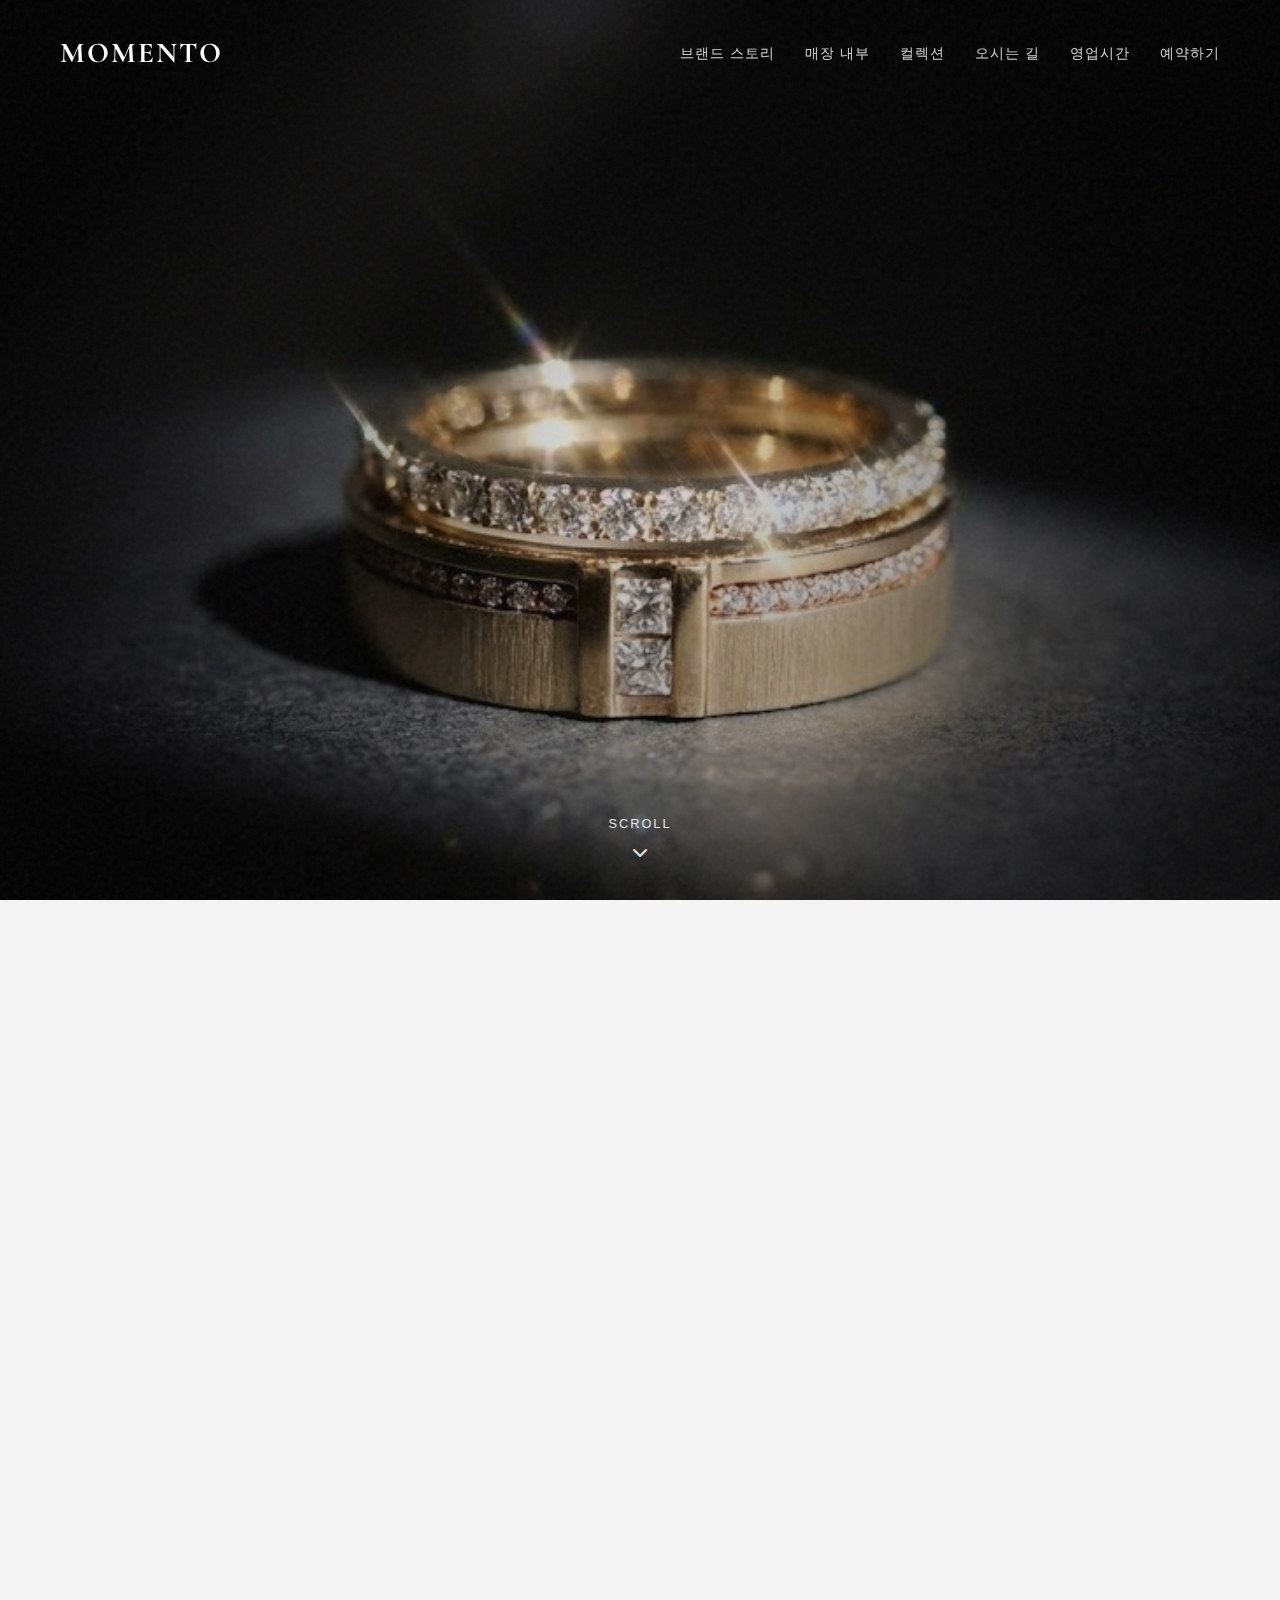
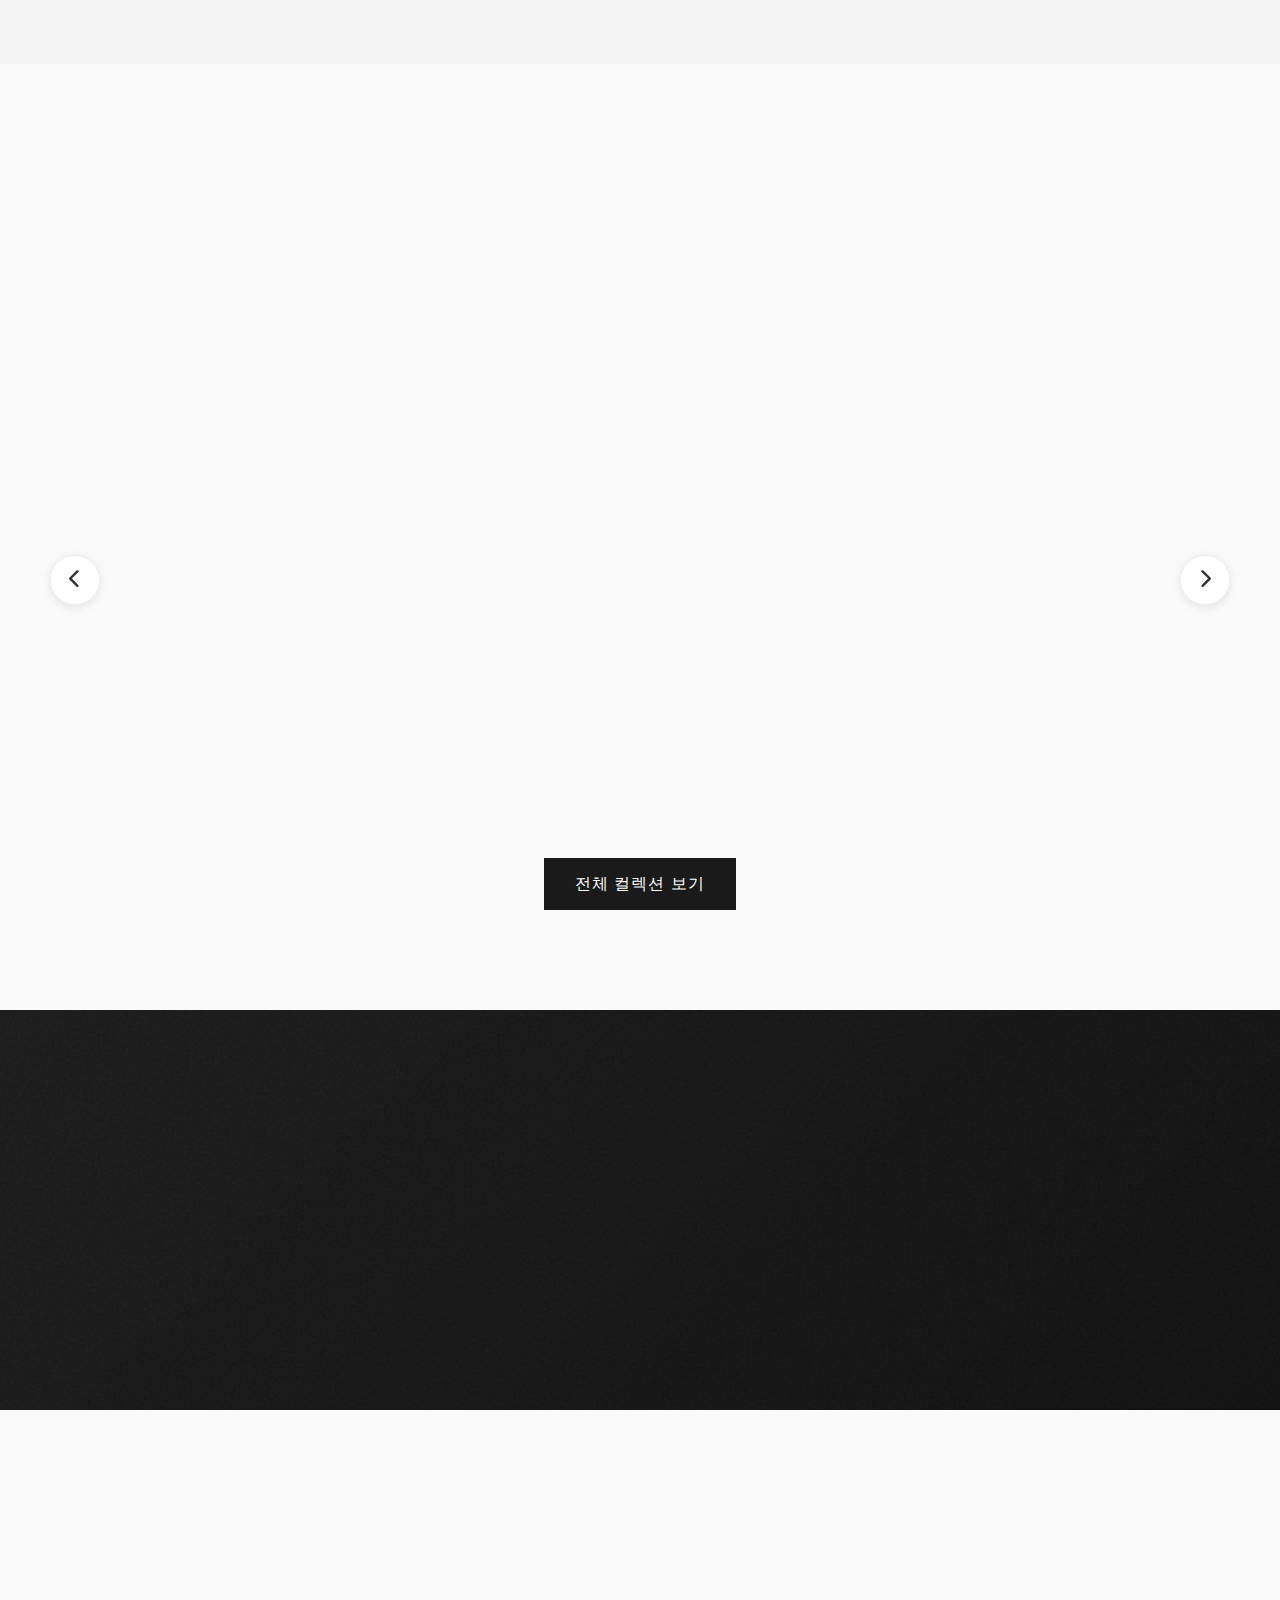
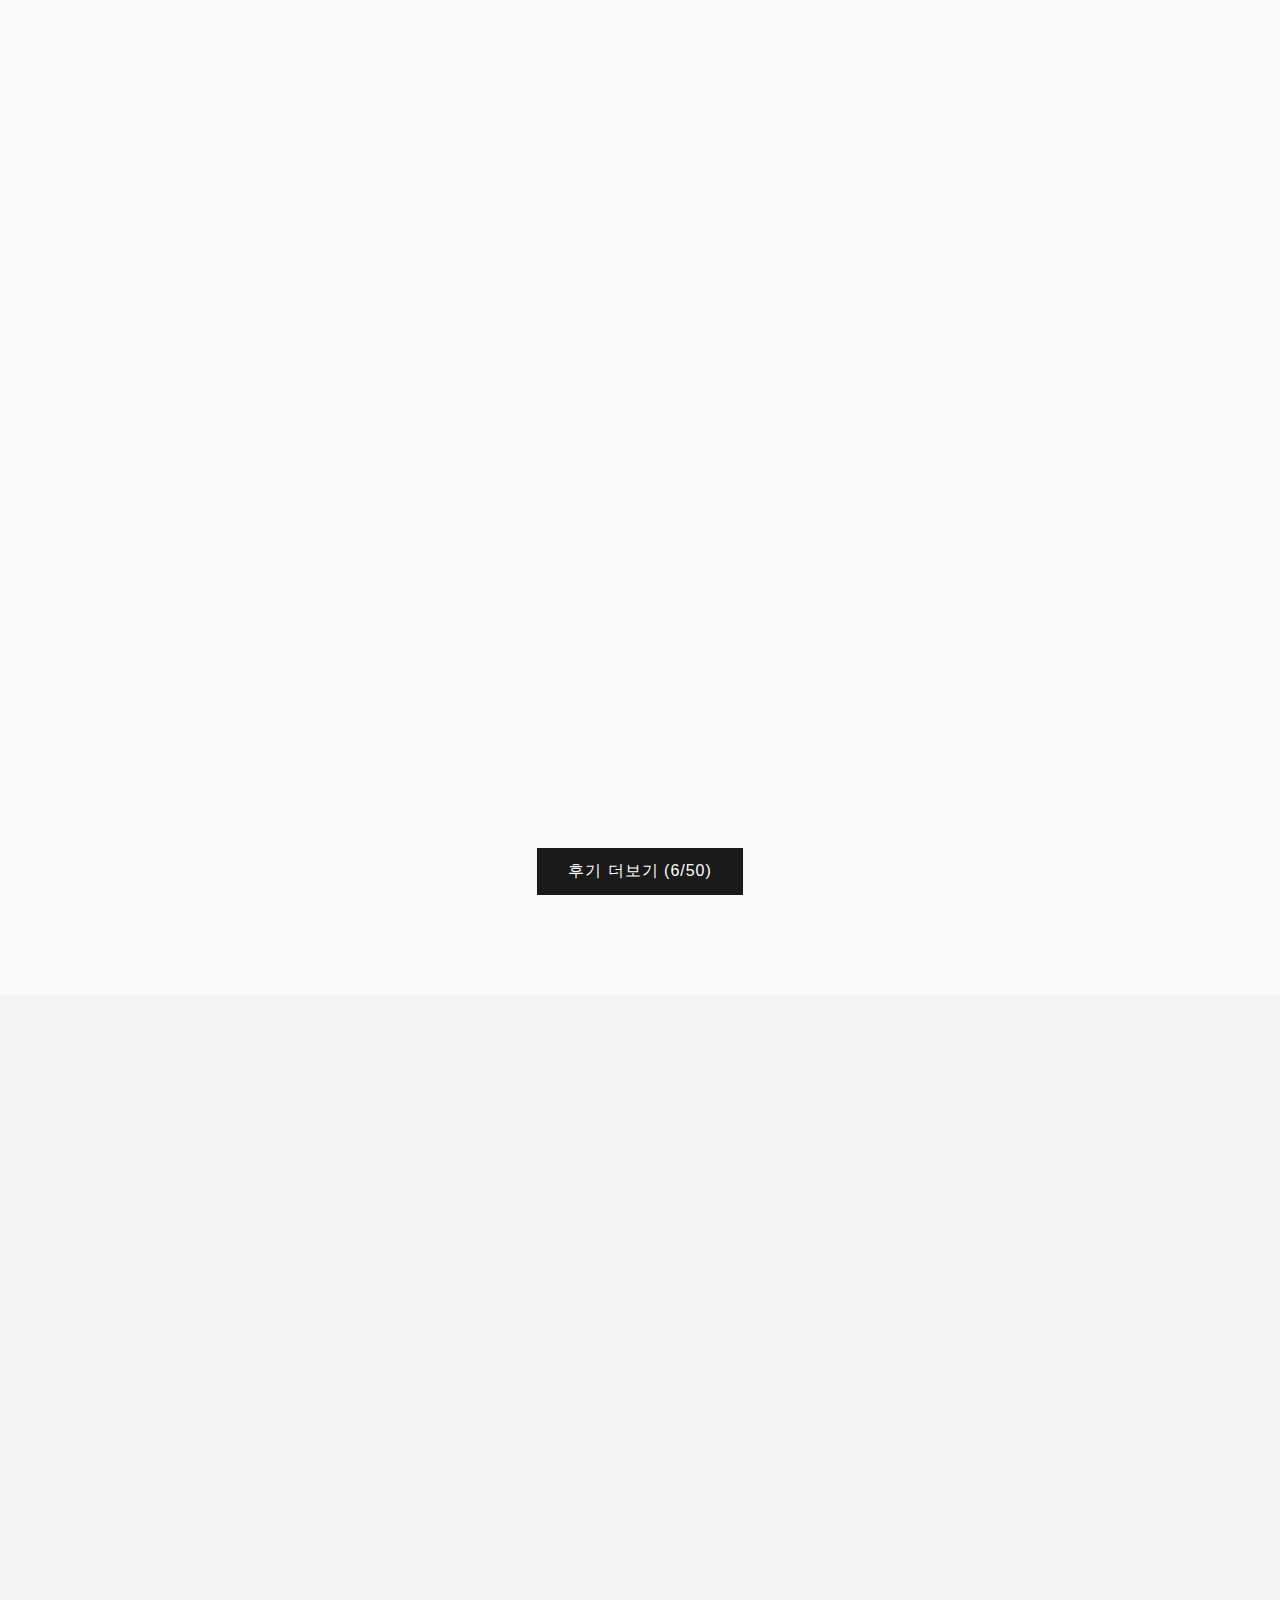
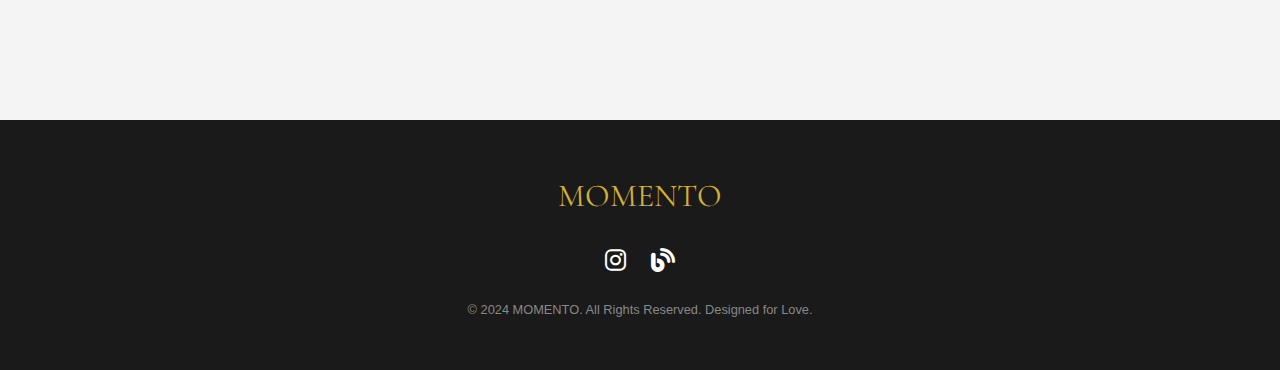
<file: index.html>
<!DOCTYPE html>
<html lang="ko">

<head>
    <meta charset="UTF-8">
    <meta name="viewport" content="width=device-width, initial-scale=1.0">
    <title>MOMENTO | 모멘토 - 영원한 사랑의 약속</title>
    <meta name="description" content="당신의 가장 빛나는 순간을 영원히. 프리미엄 웨딩 주얼리 브랜드 모멘토입니다.">
    <link rel="stylesheet" href="style.css">
    <!-- Google Fonts -->
    <link rel="preconnect" href="https://fonts.googleapis.com">
    <link rel="preconnect" href="https://fonts.gstatic.com" crossorigin>
    <link
        href="https://fonts.googleapis.com/css2?family=Cormorant+Garamond:ital,wght@0,400;0,600;1,400&family=Nanum+Myeongjo:wght@400;700;800&family=Pretendard:wght@300;400;500&display=swap"
        rel="stylesheet">
    <!-- AOS Animation Library -->
    <link href="https://unpkg.com/aos@2.3.1/dist/aos.css" rel="stylesheet">
    <!-- Font Awesome -->
    <link rel="stylesheet" href="https://cdnjs.cloudflare.com/ajax/libs/font-awesome/6.4.0/css/all.min.css">

</head>

<body>
    <!-- Loading Screen -->


    <!-- Navigation -->
    <nav class="navbar">
        <div class="container nav-container">
            <div class="logo">
                <a href="#">MOMENTO</a>
            </div>
            <ul class="nav-links">
                <li><a href="about.html">브랜드 스토리</a></li>
                <li><a href="interior.html">매장 내부</a></li>
                <li><a href="#collections">컬렉션</a></li>
                <li><a href="location.html">오시는 길</a></li>
                <li><a href="hours.html">영업시간</a></li>
                <li><a href="#contact">예약하기</a></li>
            </ul>
            <div class="nav-toggle">
                <i class="fas fa-bars"></i>
            </div>
        </div>
    </nav>

    <!-- Hero Section -->
    <header id="home" class="hero">
        <div class="hero-bg-overlay"></div>
        <div class="hero-content">
            <!-- Clean Hero -->
        </div>
        <div class="scroll-down">
            <span>Scroll</span>
            <i class="fas fa-chevron-down"></i>
        </div>
    </header>

    <!-- About Section -->
    <section id="about" class="about section-padding">
        <div class="container">
            <div class="row">
                <div class="col-image" data-aos="fade-right">
                    <div class="image-wrapper">
                        <img src="로고 보이는 사진.jpeg" alt="Momento Showroom" class="about-img">
                    </div>
                </div>
                <div class="col-text" data-aos="fade-left">
                    <span class="section-subtitle">Our Story</span>
                    <h2>시간이 흘러도 변하지 않는<br>가치를 선물합니다</h2>
                    <p>모멘토(MOMENTO)는 '순간'이라는 뜻을 담고 있습니다. 인생에서 가장 빛나는 사랑의 순간을 영원히 간직할 수 있도록, 장인의 손길로 빚어낸 최고의 예물만을 선보입니다.
                    </p>
                    <p>단순한 장신구가 아닌, 두 사람의 이야기를 담은 예술 작품을 만나보세요.</p>
                    <a href="about.html" class="btn btn-outline"
                        style="color: #333; border-color: #333; margin-top: 20px;">브랜드 스토리 더보기</a>
                    <div class="signature">Momento Jewelry</div>
                </div>
            </div>
        </div>
    </section>

    <!-- Collections Section -->
    <section id="collections" class="collections section-padding bg-light">
        <div class="container">
            <div class="section-header text-center" data-aos="fade-up">
                <span class="section-subtitle">Premium Collections</span>
                <h2>MOMENTO Signature</h2>
                <div class="line"></div>
            </div>

            <!-- Horizontal Slider Container -->
            <div class="collection-slider-wrapper">
                <button class="slider-btn prev-btn"><i class="fas fa-chevron-left"></i></button>
                <div class="collection-slider">
                    <!-- Product 1 -->
                    <div class="collection-slide" data-aos="fade-up">
                        <img src="예물 1.png" alt="Wedding Ring 1">
                        <div class="slide-info">
                            <h3>Eternity Touch</h3>
                        </div>
                    </div>
                    <!-- Product 2 -->
                    <div class="collection-slide" data-aos="fade-up" data-aos-delay="100">
                        <img src="예물 2.png" alt="Wedding Ring 2">
                        <div class="slide-info">
                            <h3>Classic Vibe</h3>
                        </div>
                    </div>
                    <!-- Product 3 -->
                    <div class="collection-slide" data-aos="fade-up" data-aos-delay="200">
                        <img src="예물 3.png" alt="Wedding Ring 3">
                        <div class="slide-info">
                            <h3>Modern Love</h3>
                        </div>
                    </div>
                    <!-- Product 4 -->
                    <div class="collection-slide" data-aos="fade-up">
                        <img src="예물 4.png" alt="Wedding Ring 4">
                        <div class="slide-info">
                            <h3>Natural Gold</h3>
                        </div>
                    </div>
                    <!-- Product 5 -->
                    <div class="collection-slide" data-aos="fade-up" data-aos-delay="100">
                        <img src="예물 5.png" alt="Wedding Ring 5">
                        <div class="slide-info">
                            <h3>Royal Grace</h3>
                        </div>
                    </div>
                    <!-- Product 6 -->
                    <div class="collection-slide" data-aos="fade-up" data-aos-delay="200">
                        <img src="예물 6.png" alt="Wedding Ring 6">
                        <div class="slide-info">
                            <h3>Simple Beauty</h3>
                        </div>
                    </div>
                    <!-- Product 7 -->
                    <div class="collection-slide" data-aos="fade-up" data-aos-delay="300">
                        <img src="예물 7.png" alt="Wedding Ring 7">
                        <div class="slide-info">
                            <h3>Golden Promise</h3>
                        </div>
                    </div>
                </div>
                <button class="slider-btn next-btn"><i class="fas fa-chevron-right"></i></button>
            </div>

            <div class="text-center mt-5">
                <a href="#" class="btn btn-dark">전체 컬렉션 보기</a>
            </div>
    </section>

    <!-- Features / Parallax -->
    <section class="features parallax-section">
        <div class="overlay-dark"></div>
        <div class="container text-center">
            <div class="feature-content" data-aos="zoom-in">
                <h2>1:1 Private Consultation</h2>
                <p>프라이빗한 공간에서 오직 두 분만을 위한 특별한 상담을 진행합니다.</p>
                <a href="#contact" class="btn btn-white">예약하기</a>
            </div>
        </div>
    </section>

    <!-- Reviews Section -->
    <section id="reviews" class="reviews section-padding bg-light">
        <div class="container">
            <div class="section-header text-center" data-aos="fade-up">
                <span class="section-subtitle">Real Reviews</span>
                <h2>고객님들의 빛나는 순간</h2>
                <div class="line"></div>
                <p class="review-intro" style="margin-bottom: 40px; color: #666;">모멘토와 함께해주신 커플들의 소중한 후기입니다.</p>
            </div>

            <div class="reviews-container" id="reviews-container">
                <!-- Reviews will be populated by JavaScript -->
            </div>

            <div class="text-center mt-5">
                <button id="load-more-btn" class="btn btn-dark">후기 더보기</button>
            </div>
        </div>
    </section>

    <!-- Contact Section -->
    <section id="contact" class="contact section-padding">
        <div class="container">
            <div class="row">
                <div class="col-info" data-aos="fade-right">
                    <span class="section-subtitle">Visit Us</span>
                    <h2>오시는 길 & 예약</h2>
                    <p>소중한 예물 준비, 모멘토가 정성을 다해 함께하겠습니다.</p>

                    <div class="contact-details">
                        <div class="contact-item">
                            <i class="fas fa-map-marker-alt"></i>
                            <div>
                                <h4>Address</h4>
                                <p>서울 종로구 돈화문로 38-1 2층</p>
                                <p style="font-size: 0.9rem; color: #888; margin-top: 5px;">(종로3가역 8번 출구와 9번 출구
                                    사이<br>청룡상가 옆 건물 2층)</p>
                            </div>
                        </div>
                        <div class="contact-item">
                            <i class="fas fa-phone"></i>
                            <div>
                                <h4>Phone</h4>
                                <p>0507-1436-8552</p>
                            </div>
                        </div>
                        <div class="contact-item">
                            <i class="fas fa-clock"></i>
                            <div>
                                <h4>Open Hours</h4>
                                <p>매일 19:00 영업 종료</p>
                            </div>
                        </div>
                    </div>
                </div>
                <div class="col-form" data-aos="fade-left">
                    <form class="reservation-form" id="reservation-form">
                        <div class="form-group">
                            <input type="text" name="name" placeholder="예약자 성함" required>
                        </div>
                        <div class="form-group">
                            <input type="tel" name="phone" placeholder="연락처 (- 없이 입력)" required>
                        </div>
                        <div class="form-group">
                            <select name="category" required>
                                <option value="" disabled selected>상담 종류 선택</option>
                                <option value="커플링">커플링 (Couple Rings)</option>
                                <option value="웨딩밴드">웨딩밴드 (Wedding Bands)</option>
                                <option value="다이아몬드">다이아몬드 (Diamond)</option>
                                <option value="기타">기타 (Others)</option>
                            </select>
                        </div>
                        <div class="form-row">
                            <div class="form-group">
                                <input type="date" name="date" required placeholder="방문 날짜">
                            </div>
                            <div class="form-group">
                                <select name="time" required>
                                    <option value="" disabled selected>방문 시간</option>
                                    <option value="10:30">10:30</option>
                                    <option value="11:00">11:00</option>
                                    <option value="11:30">11:30</option>
                                    <option value="12:00">12:00</option>
                                    <option value="12:30">12:30</option>
                                    <option value="13:00">13:00</option>
                                    <option value="13:30">13:30</option>
                                    <option value="14:00">14:00</option>
                                    <option value="14:30">14:30</option>
                                    <option value="15:00">15:00</option>
                                    <option value="15:30">15:30</option>
                                    <option value="16:00">16:00</option>
                                    <option value="16:30">16:30</option>
                                    <option value="17:00">17:00</option>
                                    <option value="17:30">17:30</option>
                                    <option value="18:00">18:00</option>
                                    <option value="18:30">18:30</option>
                                </select>
                            </div>
                        </div>
                        <div class="form-group">
                            <textarea name="message" placeholder="문의사항이나 원하시는 상담 내용" rows="4"></textarea>
                        </div>
                        <button type="submit" class="btn btn-primary full-width">상담 예약 신청</button>
                    </form>
                </div>
            </div>
        </div>
    </section>

    <!-- Footer -->
    <footer>
        <div class="container">
            <div class="footer-content">
                <div class="footer-logo">MOMENTO</div>
                <div class="social-links">
                    <a href="https://instagram.com/momento_diamond" target="_blank"><i class="fab fa-instagram"></i></a>
                    <a href="https://blog.naver.com/momento_diamond" target="_blank"><i class="fas fa-blog"></i></a>
                </div>
                <div class="copyright">
                    &copy; 2024 MOMENTO. All Rights Reserved. Designed for Love.
                </div>
            </div>
        </div>
    </footer>

    <!-- Reservation Success Modal -->
    <div class="modal-overlay" id="reservation-modal">
        <div class="modal-content">
            <div class="modal-icon"><i class="fas fa-check-circle"></i></div>
            <h3 class="modal-title">예약이 완료되었습니다</h3>
            <p class="modal-text">모멘토에 예약해주셔서 감사합니다.<br>담당자가 확인 후 곧 연락드리겠습니다.</p>
            <button class="modal-close-btn"
                onclick="document.getElementById('reservation-modal').classList.remove('active')">확인</button>
        </div>
    </div>

    <!-- Scripts -->
    <script src="https://unpkg.com/aos@2.3.1/dist/aos.js"></script>
    <script src="script.js"></script>
    <script src="slider.js"></script>

</body>

</html>
</file>
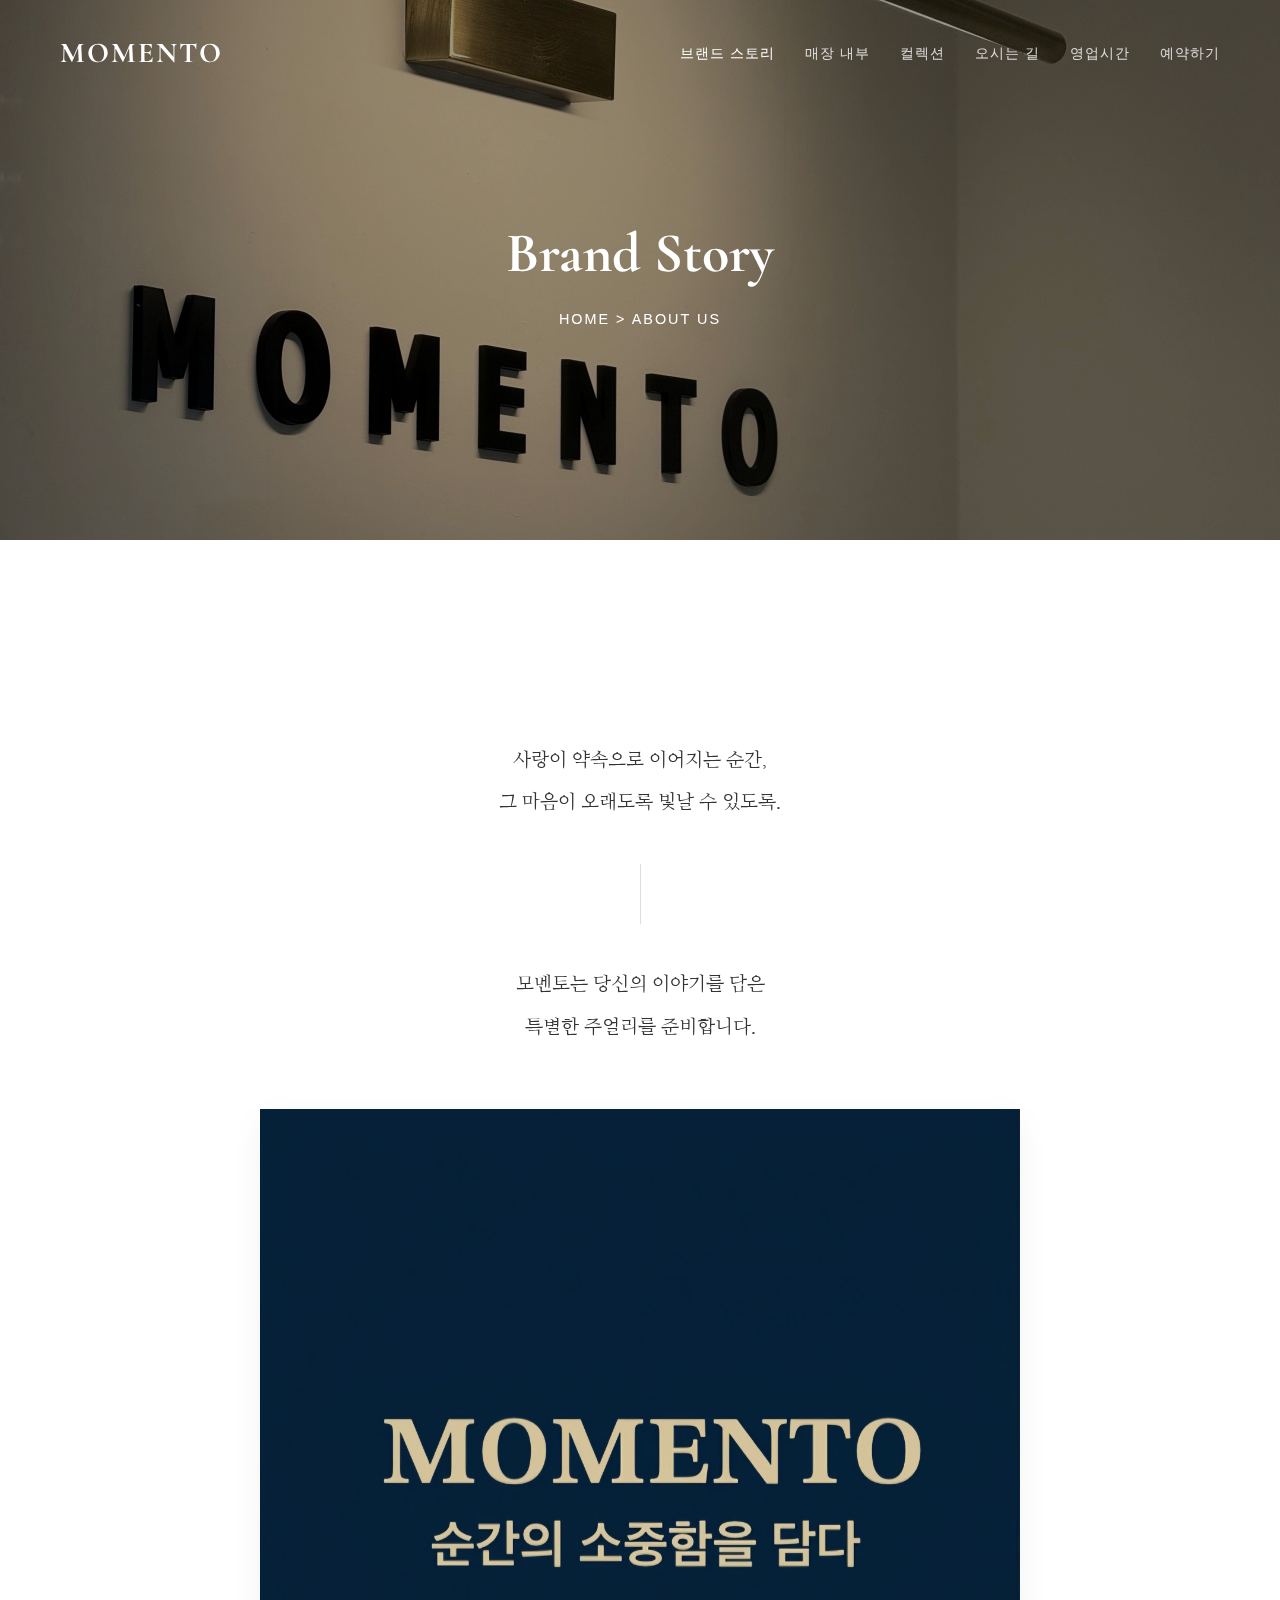
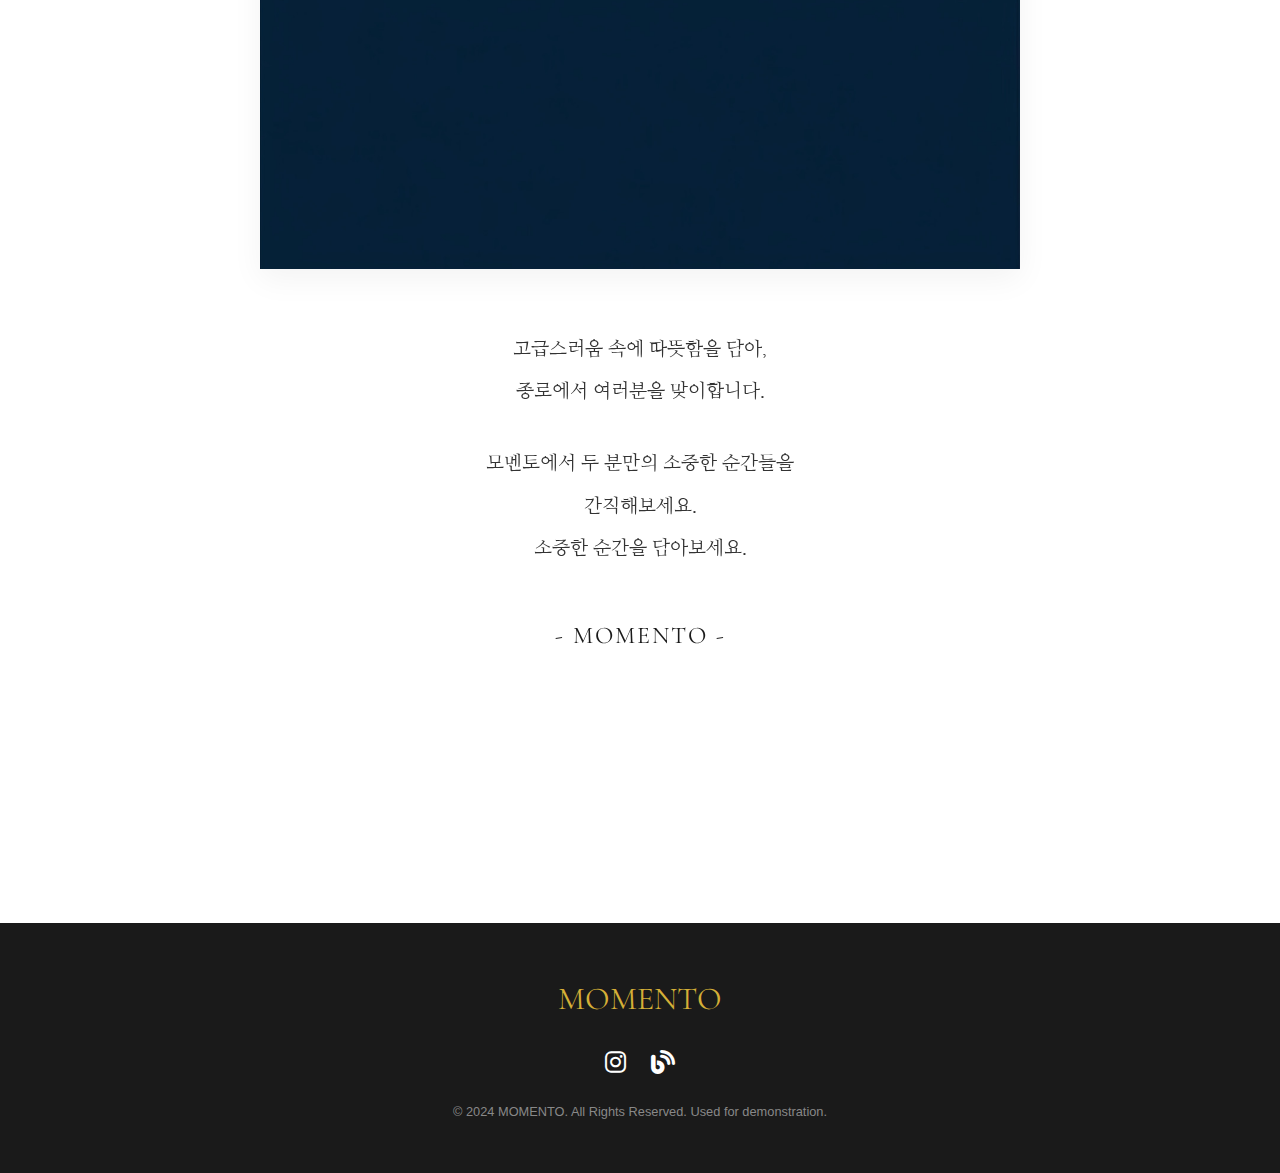
<file: about.html>
<!DOCTYPE html>
<html lang="ko">

<head>
    <meta charset="UTF-8">
    <meta name="viewport" content="width=device-width, initial-scale=1.0">
    <title>MOMENTO | 브랜드 스토리</title>
    <link rel="stylesheet" href="style.css">
    <link rel="preconnect" href="https://fonts.googleapis.com">
    <link rel="preconnect" href="https://fonts.gstatic.com" crossorigin>
    <link
        href="https://fonts.googleapis.com/css2?family=Cormorant+Garamond:ital,wght@0,400;0,600;1,400&family=Nanum+Myeongjo:wght@400;700;800&family=Pretendard:wght@300;400;500&display=swap"
        rel="stylesheet">
    <link href="https://unpkg.com/aos@2.3.1/dist/aos.css" rel="stylesheet">
    <link rel="stylesheet" href="https://cdnjs.cloudflare.com/ajax/libs/font-awesome/6.4.0/css/all.min.css">
    <style>
        .brand-story-container {
            max-width: 800px;
            margin: 0 auto;
            text-align: center;
            padding: 100px 20px;
        }

        .brand-story-text {
            font-family: 'Nanum Myeongjo', serif;
            font-size: 1.2rem;
            line-height: 2.2;
            color: #333;
            margin-bottom: 60px;
            font-weight: 400;
        }

        .brand-story-text p {
            margin-bottom: 30px;
        }

        .brand-story-divider {
            width: 1px;
            height: 60px;
            background-color: #ddd;
            margin: 40px auto;
        }

        .brand-logo-signature {
            font-family: var(--font-heading);
            font-size: 1.5rem;
            color: var(--secondary-color);
            margin-top: 40px;
            letter-spacing: 2px;
        }

        .brand-image-wrapper {
            margin: 60px 0;
            box-shadow: 0 10px 30px rgba(0, 0, 0, 0.05);
        }

        .brand-image-wrapper img {
            width: 100%;
            height: auto;
            display: block;
        }
    </style>
</head>

<body>
    <!-- Navigation -->
    <nav class="navbar">
        <div class="container nav-container">
            <div class="logo">
                <a href="index.html">MOMENTO</a>
            </div>
            <ul class="nav-links">
                <li><a href="about.html" class="active">브랜드 스토리</a></li>
                <li><a href="interior.html">매장 내부</a></li>
                <li><a href="index.html#collections">컬렉션</a></li>
                <li><a href="location.html">오시는 길</a></li>
                <li><a href="hours.html">영업시간</a></li>
                <li><a href="index.html#contact">예약하기</a></li>
            </ul>
            <div class="nav-toggle">
                <i class="fas fa-bars"></i>
            </div>
        </div>
    </nav>

    <!-- Sub-Header -->
    <header class="sub-header" style="background-image: url('로고 보이는 사진.jpeg');">
        <div class="sub-header-content" data-aos="fade-up">
            <h1>Brand Story</h1>
            <div class="breadcrumb">Home > About Us</div>
        </div>
    </header>

    <!-- Content -->
    <section class="section-padding" style="background-color: #fff;">
        <div class="brand-story-container" data-aos="fade-up">

            <div class="brand-story-text">
                <p>
                    사랑이 약속으로 이어지는 순간,<br>
                    그 마음이 오래도록 빛날 수 있도록.
                </p>

                <div class="brand-story-divider"></div>

                <p>
                    모멘토는 당신의 이야기를 담은<br>
                    특별한 주얼리를 준비합니다.
                </p>

                <div class="brand-image-wrapper">
                    <img src="momento logo.jpeg" alt="Momento Brand Identity">
                </div>

                <p>
                    고급스러움 속에 따뜻함을 담아,<br>
                    종로에서 여러분을 맞이합니다.
                </p>

                <p>
                    모멘토에서 두 분만의 소중한 순간들을<br>
                    간직해보세요.<br>
                    소중한 순간을 담아보세요.
                </p>

                <div class="brand-logo-signature">
                    - MOMENTO -
                </div>
            </div>

        </div>
    </section>

    <!-- Footer -->
    <footer>
        <div class="container">
            <div class="footer-content">
                <div class="footer-logo">MOMENTO</div>
                <div class="social-links">
                    <a href="https://instagram.com/momento_diamond" target="_blank"><i class="fab fa-instagram"></i></a>
                    <a href="https://blog.naver.com/momento_diamond" target="_blank"><i class="fas fa-blog"></i></a>
                </div>
                <div class="copyright">
                    &copy; 2024 MOMENTO. All Rights Reserved. Used for demonstration.
                </div>
            </div>
        </div>
    </footer>

    <script src="https://unpkg.com/aos@2.3.1/dist/aos.js"></script>
    <script src="script.js"></script>
</body>

</html>
</file>
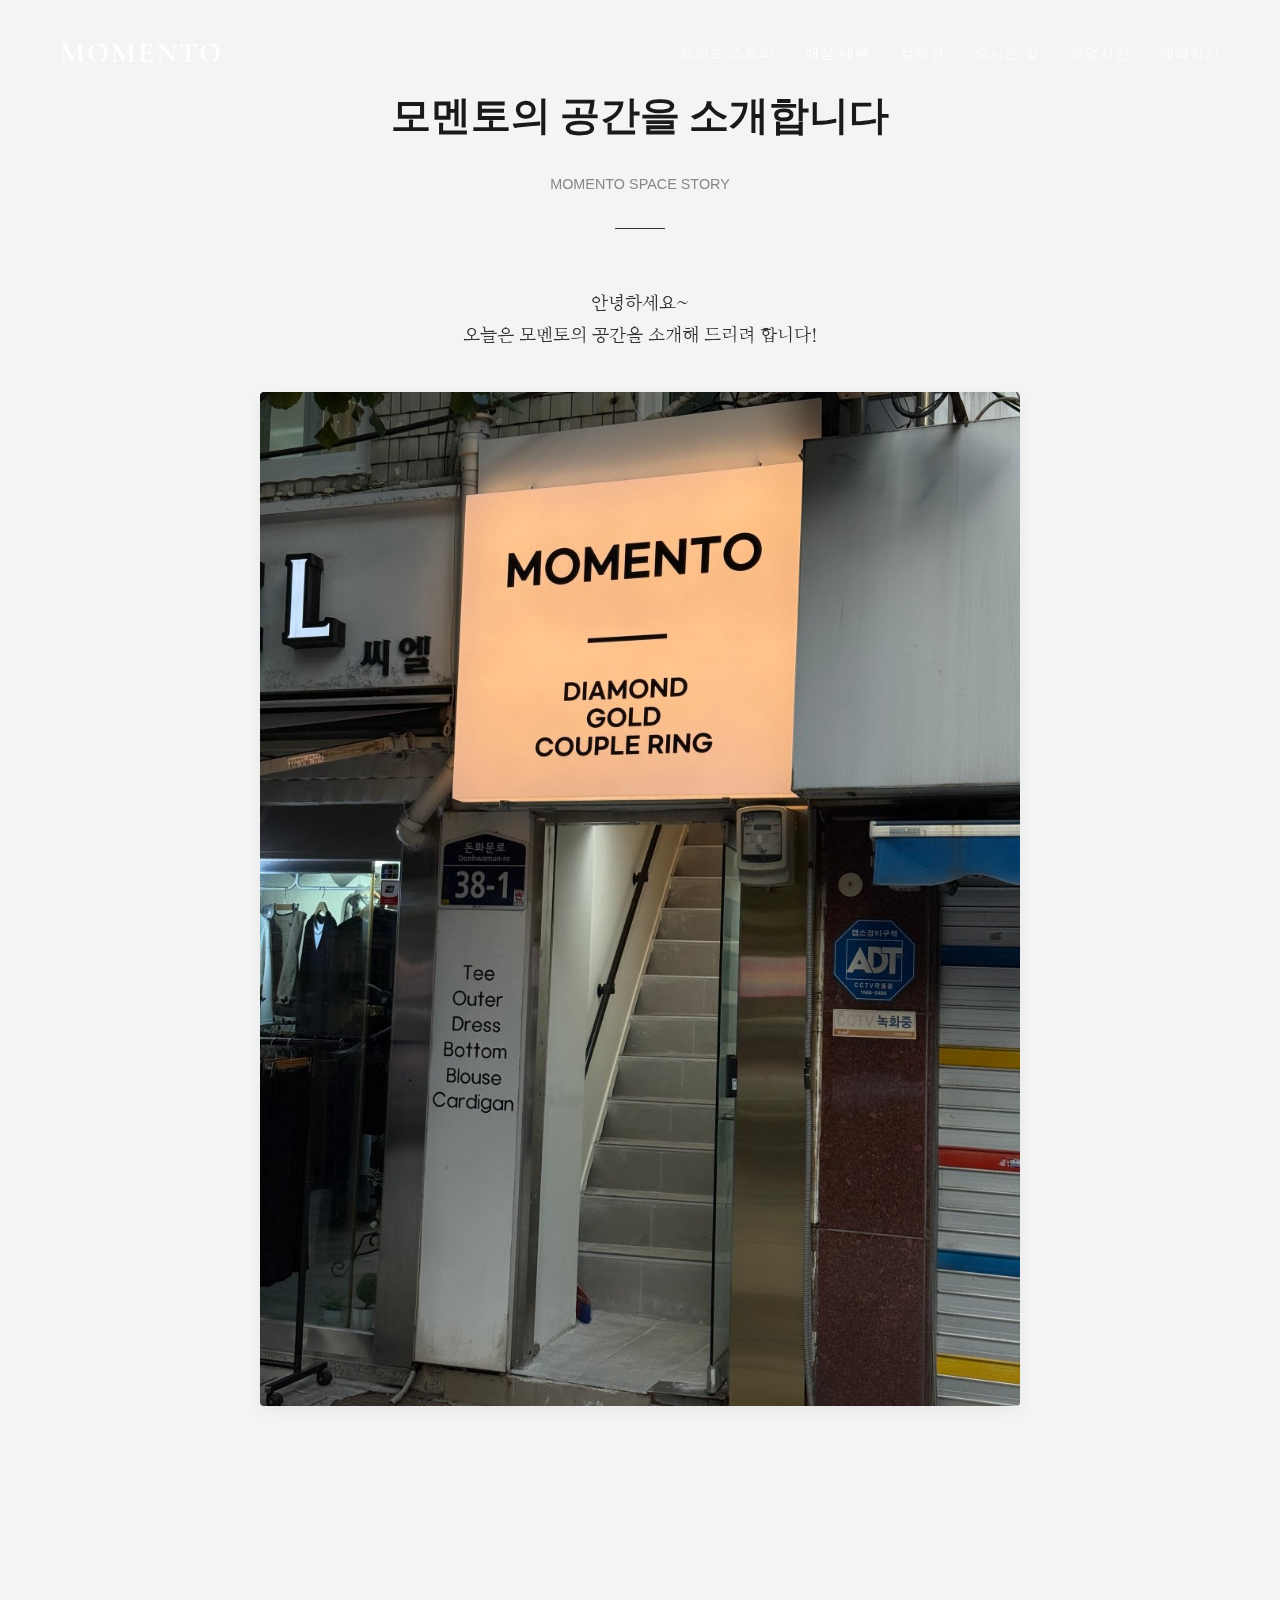
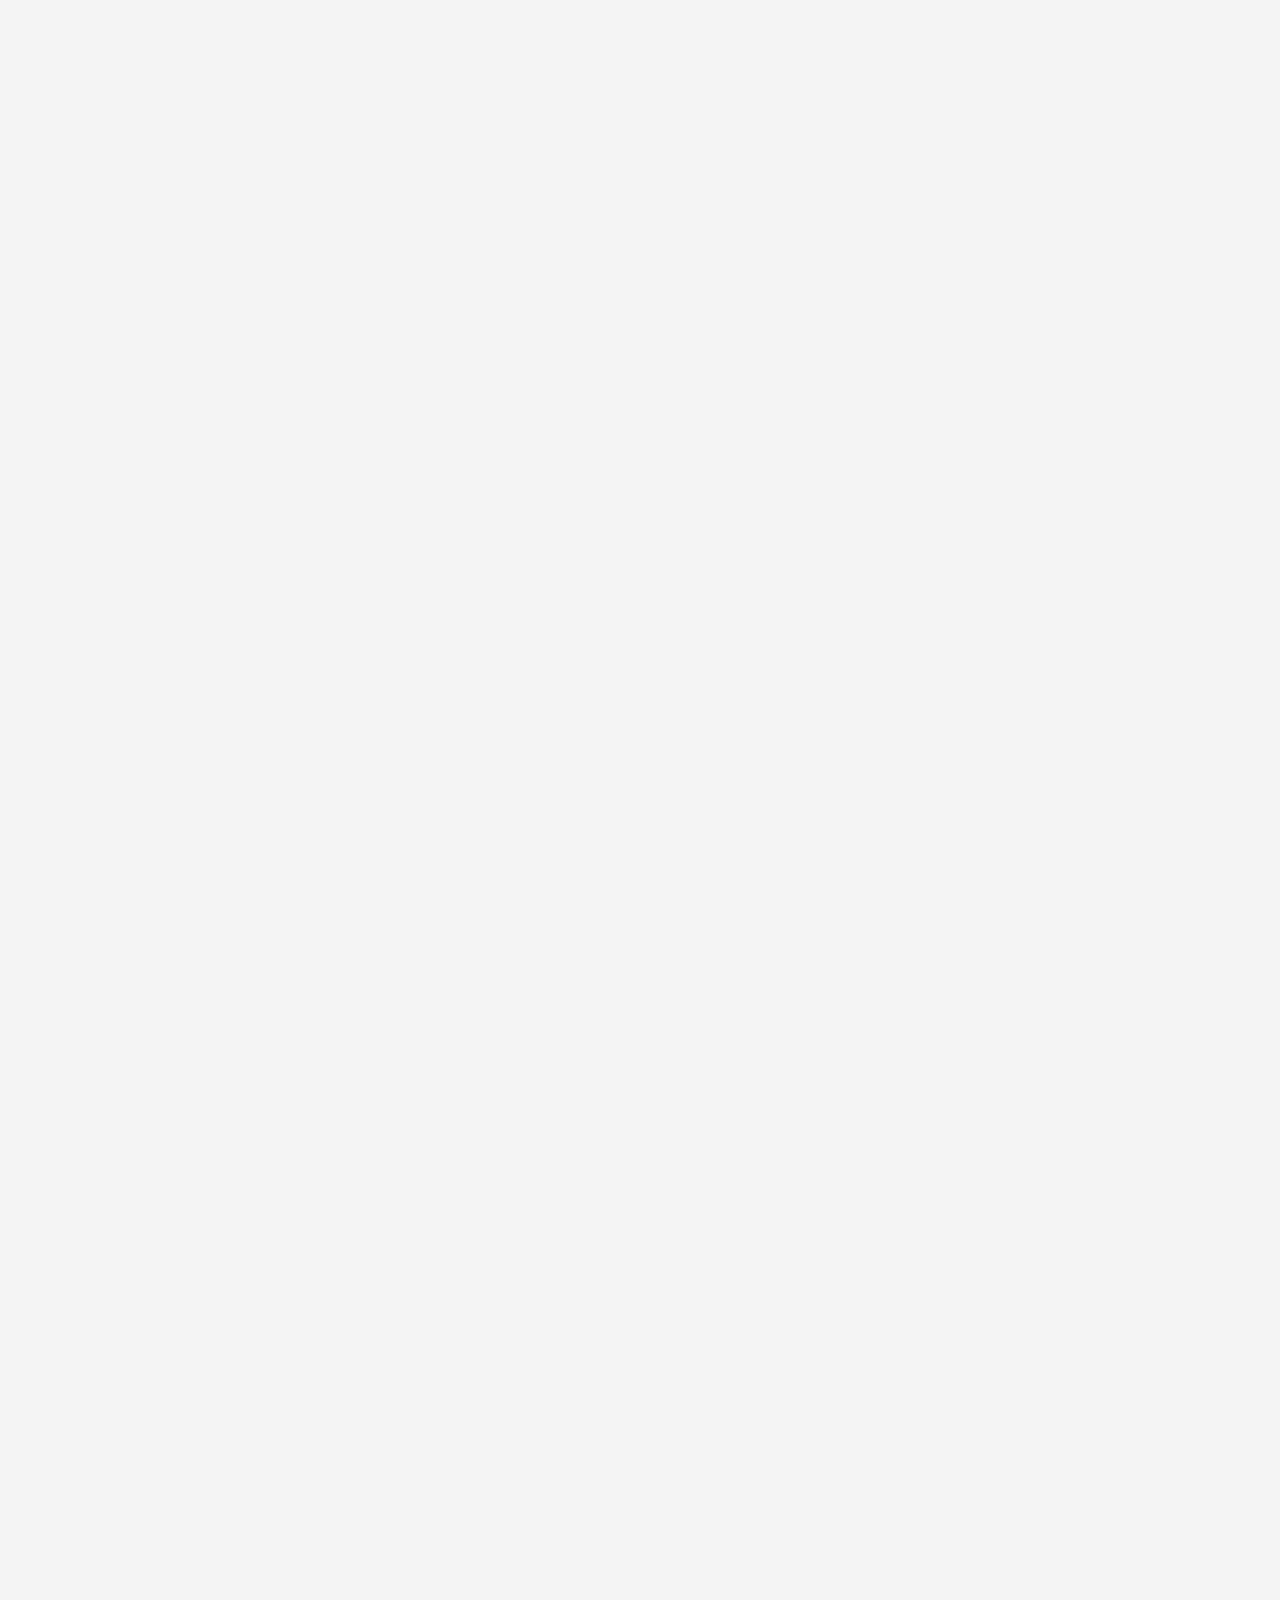
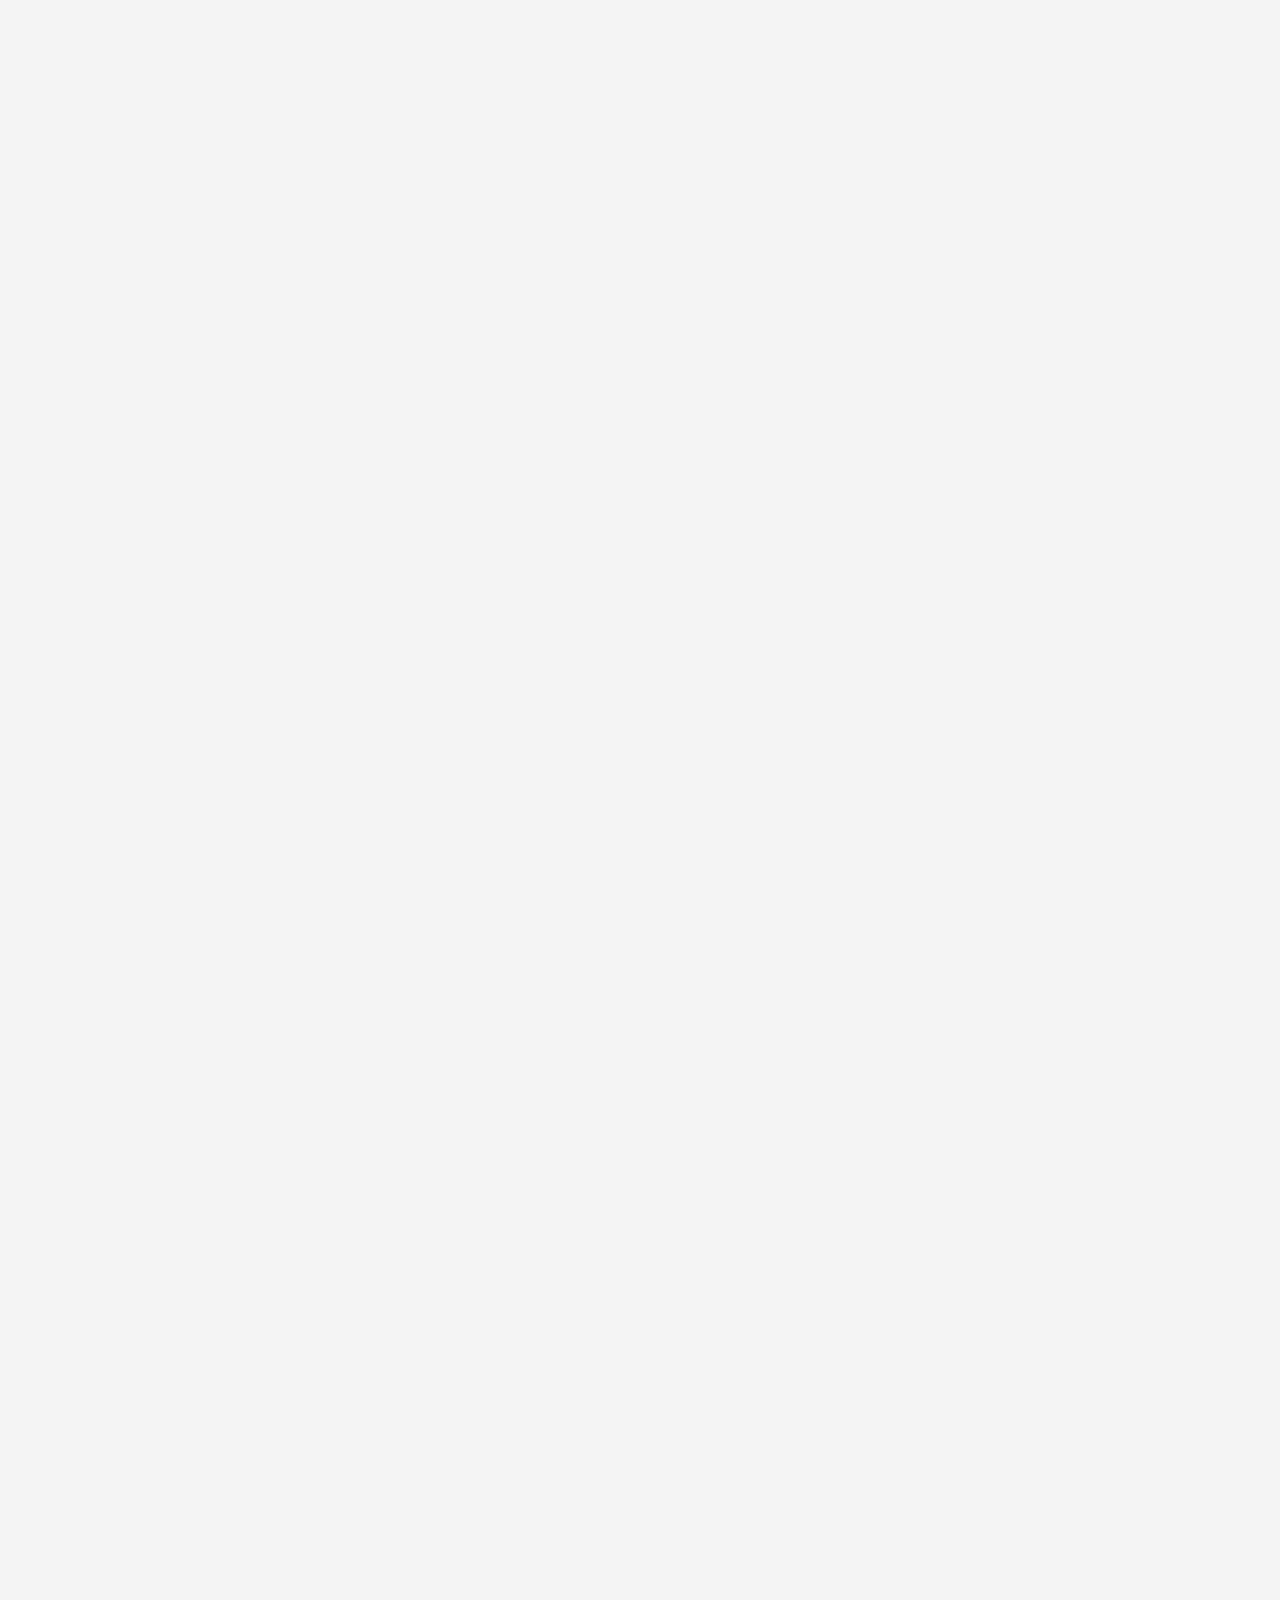
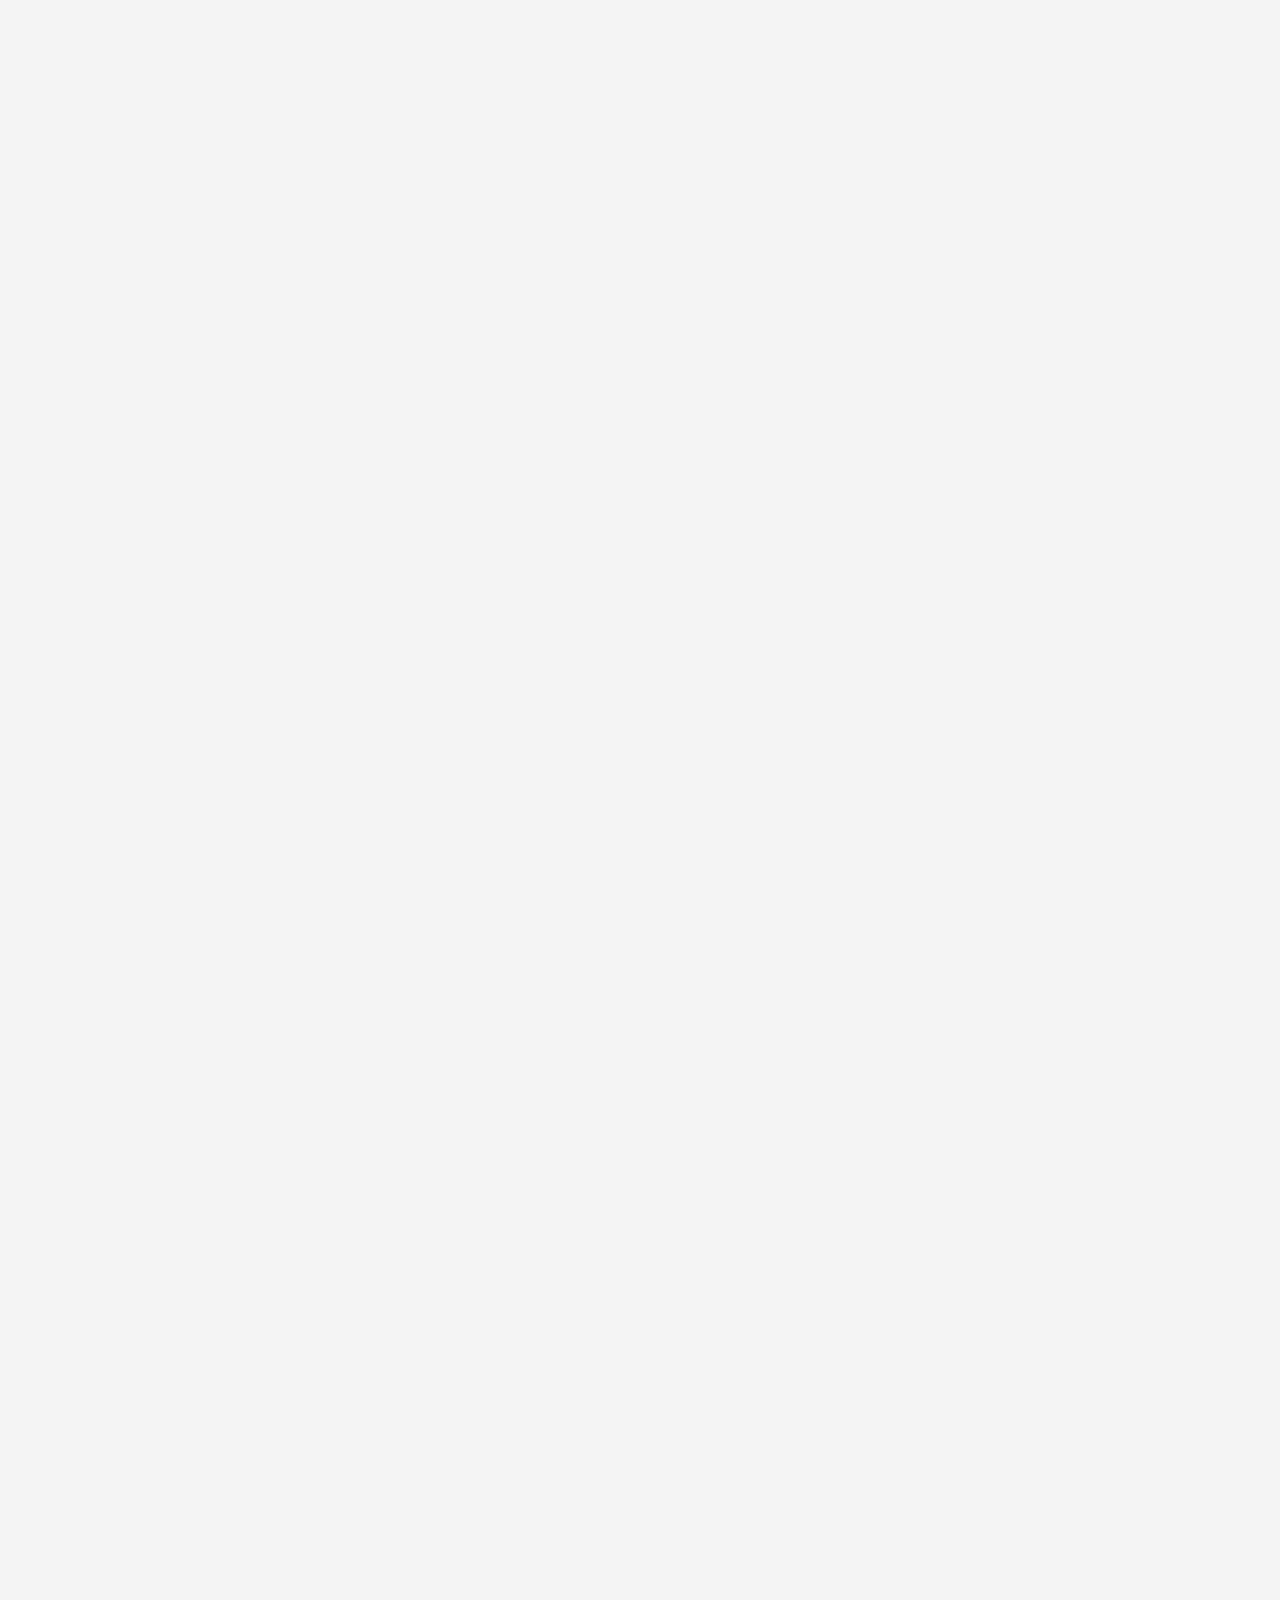
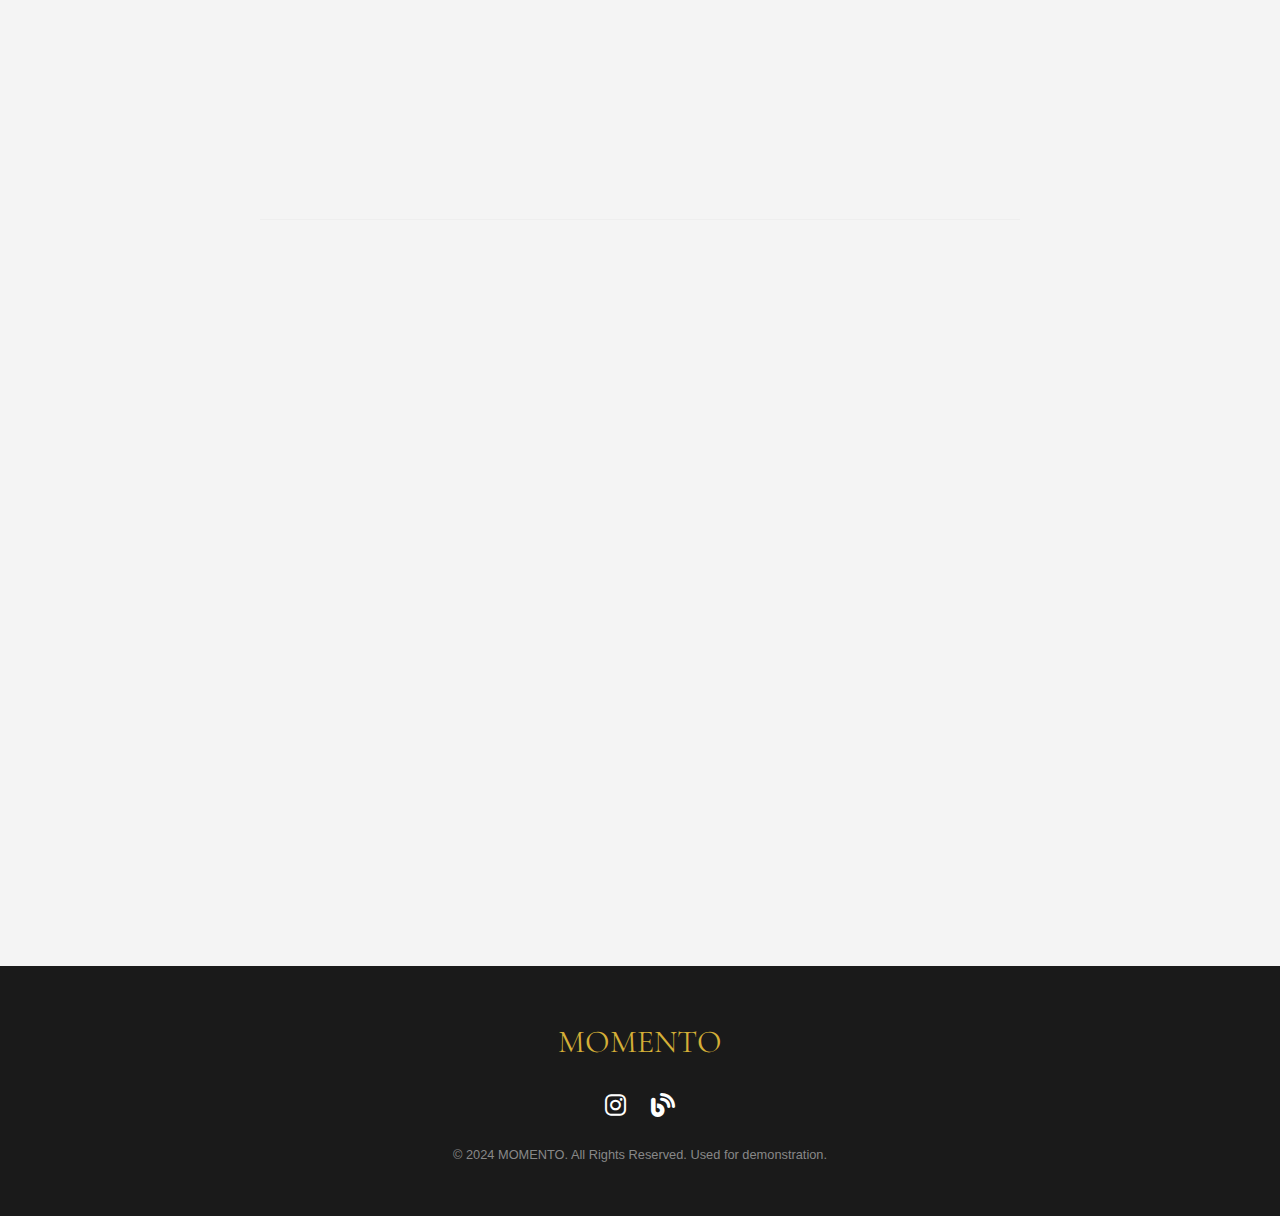
<file: interior.html>
<!DOCTYPE html>
<html lang="ko">

<head>
    <meta charset="UTF-8">
    <meta name="viewport" content="width=device-width, initial-scale=1.0">
    <title>MOMENTO | 공간 소개</title>
    <link rel="stylesheet" href="style.css">
    <link rel="preconnect" href="https://fonts.googleapis.com">
    <link rel="preconnect" href="https://fonts.gstatic.com" crossorigin>
    <link
        href="https://fonts.googleapis.com/css2?family=Cormorant+Garamond:ital,wght@0,400;0,600;1,400&family=Nanum+Myeongjo:wght@400;700;800&family=Pretendard:wght@300;400;500&display=swap"
        rel="stylesheet">
    <link href="https://unpkg.com/aos@2.3.1/dist/aos.css" rel="stylesheet">
    <link rel="stylesheet" href="https://cdnjs.cloudflare.com/ajax/libs/font-awesome/6.4.0/css/all.min.css">
    <style>
        .blog-container {
            max-width: 800px;
            margin: 0 auto;
            padding: 80px 20px;
            font-family: 'Nanum Myeongjo', serif;
            /* Blog feel */
            color: #333;
            line-height: 1.8;
        }

        .blog-header {
            text-align: center;
            margin-bottom: 60px;
        }

        .blog-title {
            font-family: var(--font-heading);
            font-size: 2.5rem;
            margin-bottom: 20px;
            color: #1a1a1a;
        }

        .blog-date {
            color: #888;
            font-size: 0.9rem;
            font-family: var(--font-body);
        }

        .blog-content {
            font-size: 1.1rem;
        }

        .blog-content p {
            margin-bottom: 30px;
            text-align: center;
            /* Center text like requested blog style */
            word-break: keep-all;
        }

        .blog-image {
            width: 100%;
            height: auto;
            margin: 40px 0;
            border-radius: 4px;
            /* Slight rounding */
            box-shadow: 0 5px 15px rgba(0, 0, 0, 0.05);
        }

        .blog-divider {
            width: 100%;
            height: 1px;
            background-color: #eee;
            margin: 60px 0;
        }

        .blog-highlight {
            font-weight: 700;
            color: var(--secondary-color);
        }

        .payment-icons {
            display: flex;
            justify-content: center;
            gap: 20px;
            margin: 30px 0;
            font-size: 2rem;
            color: #555;
        }
    </style>
</head>

<body>
    <!-- Navigation -->
    <nav class="navbar">
        <div class="container nav-container">
            <div class="logo">
                <a href="index.html">MOMENTO</a>
            </div>
            <ul class="nav-links">
                <li><a href="about.html">브랜드 스토리</a></li>
                <li><a href="interior.html" class="active">매장 내부</a></li>
                <li><a href="index.html#collections">컬렉션</a></li>
                <li><a href="location.html">오시는 길</a></li>
                <li><a href="hours.html">영업시간</a></li>
                <li><a href="index.html#contact">예약하기</a></li>
            </ul>
            <div class="nav-toggle">
                <i class="fas fa-bars"></i>
            </div>
        </div>
    </nav>

    <!-- Blog Content -->
    <article class="blog-container">
        <header class="blog-header" data-aos="fade-up">
            <h1 class="blog-title">모멘토의 공간을 소개합니다</h1>
            <div class="blog-date">MOMENTO SPACE STORY</div>
            <div class="blog-divider" style="width: 50px; margin: 30px auto; background-color: #333;"></div>
        </header>

        <div class="blog-content">
            <p data-aos="fade-up">
                안녕하세요~ <br>
                오늘은 모멘토의 공간을 소개해 드리려 합니다!
            </p>

            <img src="모멘터 외부.jpeg" alt="모멘토 건물 2층" class="blog-image" data-aos="fade-up">

            <p data-aos="fade-up">
                저희 모멘토는 럭키쥬얼리상가와 청룡귀금속상가 사이<br>
                건물 2층에 위치되어 있답니다.
            </p>

            <img src="외부 로고.jpg" alt="외부 간판" class="blog-image" data-aos="fade-up">

            <p data-aos="fade-up">
                종로 거리에서 유난히 눈에 띄는 모멘토의 <br>
                감각적인 외부 간판이 시선을 사로잡을 거예요:)
            </p>
            <p data-aos="fade-up">
                심플하면서도 세련된 간판 덕분에 멀리서도 <br>
                한눈에 들어와 처음 방문하시는 분들도 <br>
                어렵지 않게 찾아오실 수 있습니다.
            </p>

            <p data-aos="fade-up">
                번화한 거리 한가운데 있지만, <br>
                매장 안으로 들어서면 한층 차분하고<br>
                조용한 분위기 속에서 <br>
                편안하게 상담을 받으실 수 있어요.
            </p>

            <img src="내부 사진 1.jpg" alt="매장 내부 분위기" class="blog-image" data-aos="fade-up">

            <p data-aos="fade-up">
                입구 계단으로 올라오시면, <br>
                가장 먼저 느껴지는 건 포근하고 아늑한 분위기예요<br>
                따뜻한 조명 아래, 모멘토의 간판이 <br>
                여러분을 맞이하고 있어요.
            </p>

            <img src="로고 보이는 사진.jpeg" alt="따뜻한 조명과 로고" class="blog-image" data-aos="fade-up">

            <p data-aos="fade-up">
                특히, 단독으로 된 샵이다보니 <br>
                상담공간이 <span class="blog-highlight">프라이버시</span> 하게<br>
                둘만의 시간처럼 편하게 이야기를 나누실 수 있답니다.
            </p>

            <img src="내부 사진 2.jpg" alt="프라이빗 상담 공간" class="blog-image" data-aos="fade-up">

            <p data-aos="fade-up">
                고객님 한 분 한 분이 온전히 조용한 분위기 속에서<br>
                상담에 집중하실 수 있는 공간으로 만들었답니다:)
            </p>

            <img src="내부 사진 3.jpg" alt="상담 테이블" class="blog-image" data-aos="fade-up">

            <p data-aos="fade-up">
                그리고 작은 부분이지만,<br>
                많은 분들이 만족해하시는
            </p>

            <p data-aos="fade-up" class="blog-highlight">
                바로~ 매장 안에 화장실이 마련되어 있다는 것!
            </p>

            <p data-aos="fade-up">
                웨딩 밴드/커플링 상담 특성상 <br>
                시간이 꽤 길어질 수 있는데,<br>
                외부로 나가실 필요 없이 훨씬 안심되고 <br>
                편리하게 이용하실 수 있답니다.
            </p>

            <div class="blog-divider"></div>

            <p data-aos="fade-up">
                또한 <strong>토스 포스(Toss POS)</strong>를 도입해<br>
                토스 페이, 네이버페이, 애플 페이, 카카오페이 등<br>
                다양한 간편결제 서비스를 이용하실 수 있어요.
            </p>

            <div class="payment-icons" data-aos="fade-up">
                <i class="fas fa-credit-card"></i>
                <i class="fab fa-apple"></i>
                <i class="fas fa-mobile-alt"></i>
            </div>

            <p data-aos="fade-up">
                현금이나 카드뿐 아니라 편한 결제 방식을<br>
                선택하실 수 있답니다.
            </p>

            <p data-aos="fade-up" style="margin-top: 60px;">
                모멘토 종로점은 단순히 예물을 고르는 공간이 아닌,<br>
                두 분의 소중한 이야기가 시작되는 곳이에요.
            </p>

            <p data-aos="fade-up">
                편안한 공간에서 진심을 담은 상담으로<br>
                두 분의 소중한 순간을 함께 준비해 드릴게요.
            </p>

            <p data-aos="fade-up" style="font-size: 1.2rem; margin-top: 40px; font-weight: 600;">
                언제든 종로에 오시면 모멘토가 <br>
                따뜻하게 맞이하겠습니다◡̈♥
            </p>
        </div>
    </article>

    <!-- Footer -->
    <footer>
        <div class="container">
            <div class="footer-content">
                <div class="footer-logo">MOMENTO</div>
                <div class="social-links">
                    <a href="https://instagram.com/momento_diamond" target="_blank"><i class="fab fa-instagram"></i></a>
                    <a href="https://blog.naver.com/momento_diamond" target="_blank"><i class="fas fa-blog"></i></a>
                </div>
                <div class="copyright">
                    &copy; 2024 MOMENTO. All Rights Reserved. Used for demonstration.
                </div>
            </div>
        </div>
    </footer>

    <script src="https://unpkg.com/aos@2.3.1/dist/aos.js"></script>
    <script src="script.js"></script>
</body>

</html>
</file>
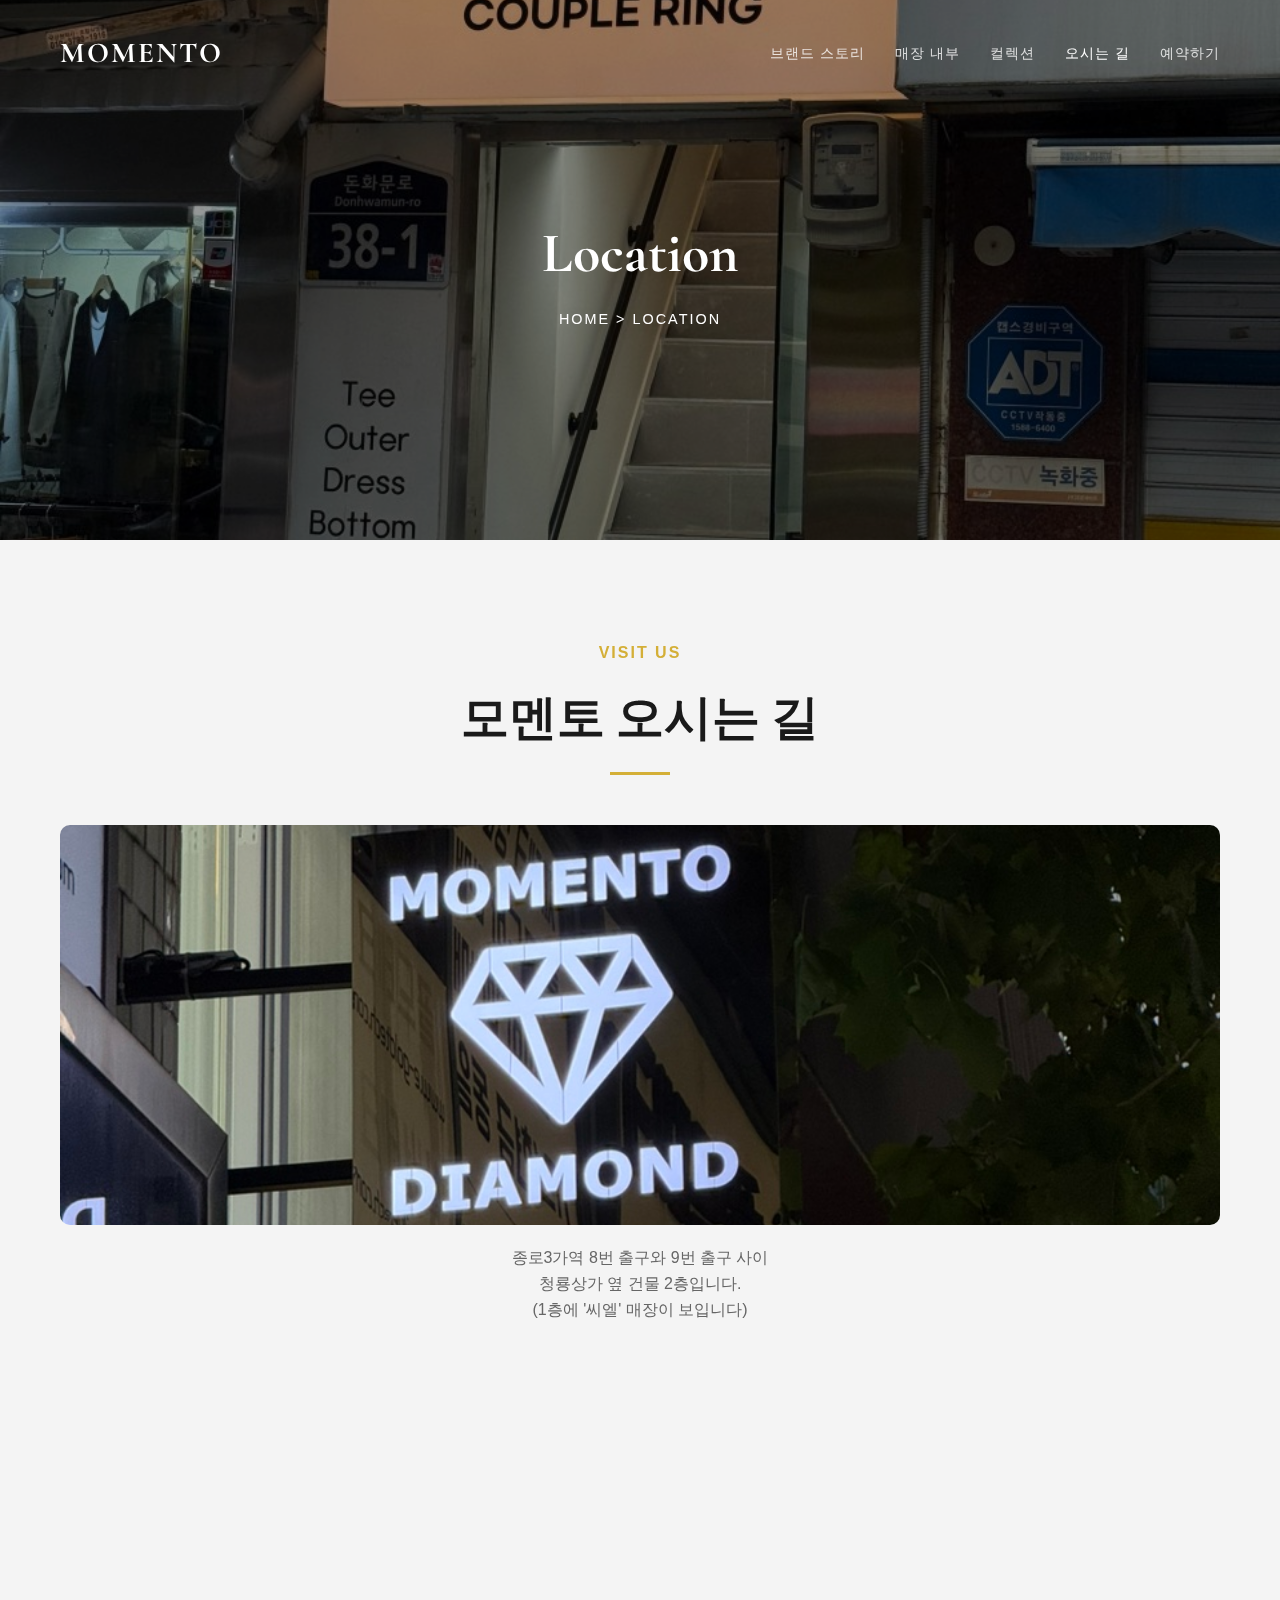
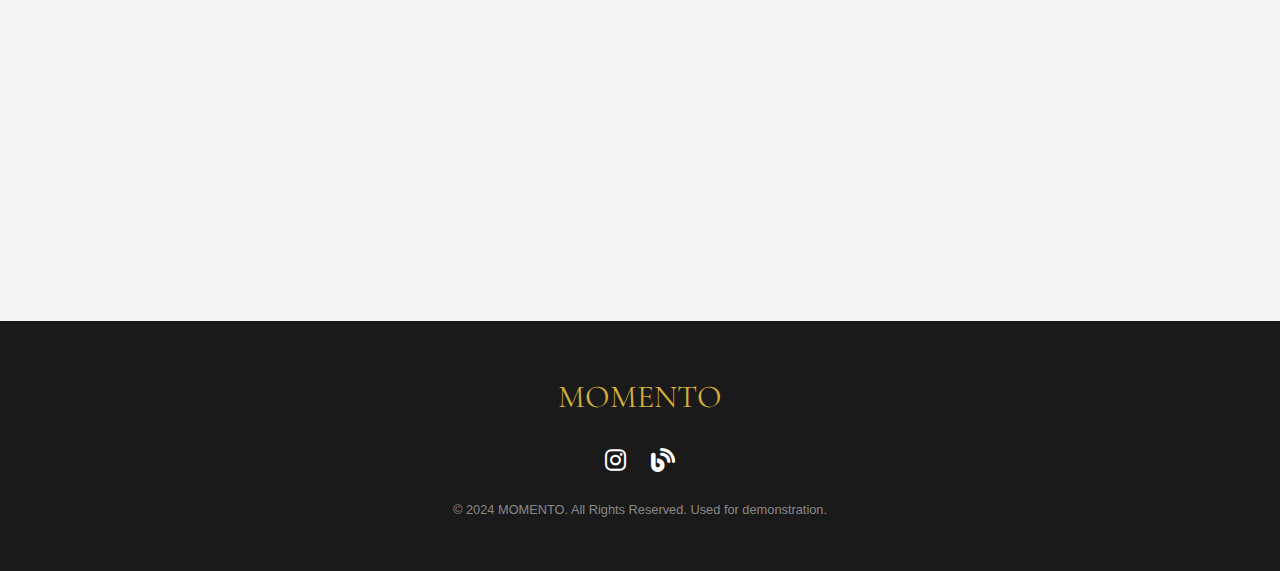
<file: location.html>
<!DOCTYPE html>
<html lang="ko">

<head>
    <meta charset="UTF-8">
    <meta name="viewport" content="width=device-width, initial-scale=1.0">
    <title>MOMENTO | 오시는 길</title>
    <link rel="stylesheet" href="style.css">
    <link rel="preconnect" href="https://fonts.googleapis.com">
    <link rel="preconnect" href="https://fonts.gstatic.com" crossorigin>
    <link
        href="https://fonts.googleapis.com/css2?family=Cormorant+Garamond:ital,wght@0,400;0,600;1,400&family=Nanum+Myeongjo:wght@400;700;800&family=Pretendard:wght@300;400;500&display=swap"
        rel="stylesheet">
    <link href="https://unpkg.com/aos@2.3.1/dist/aos.css" rel="stylesheet">
    <link rel="stylesheet" href="https://cdnjs.cloudflare.com/ajax/libs/font-awesome/6.4.0/css/all.min.css">
</head>

<body>
    <!-- Navigation -->
    <nav class="navbar">
        <div class="container nav-container">
            <div class="logo">
                <a href="index.html">MOMENTO</a>
            </div>
            <ul class="nav-links">
                <li><a href="about.html">브랜드 스토리</a></li>
                <li><a href="interior.html">매장 내부</a></li>
                <li><a href="index.html#collections">컬렉션</a></li>
                <li><a href="location.html" class="active">오시는 길</a></li>
                <li><a href="index.html#contact">예약하기</a></li>
            </ul>
            <div class="nav-toggle">
                <i class="fas fa-bars"></i>
            </div>
        </div>
    </nav>

    <!-- Sub-Header -->
    <header class="sub-header" style="background-image: url('모멘터 외부.jpeg');">
        <div class="sub-header-content" data-aos="fade-up">
            <h1>Location</h1>
            <div class="breadcrumb">Home > Location</div>
        </div>
    </header>

    <!-- Location Content -->
    <section class="section-padding">
        <div class="container">
            <div class="section-header text-center" data-aos="fade-up">
                <span class="section-subtitle">Visit Us</span>
                <h2>모멘토 오시는 길</h2>
                <div class="line"></div>
            </div>

            <div class="row">
                <div class="col-image" data-aos="fade-right">
                    <img src="외부 로고.jpg" alt="Momento Exterior Sign" class="store-exterior-img">
                    <div style="margin-top:20px; text-align:center;">
                        <p style="color:#666;">
                            종로3가역 8번 출구와 9번 출구 사이<br>
                            청룡상가 옆 건물 2층입니다.<br>
                            (1층에 '씨엘' 매장이 보입니다)
                        </p>
                    </div>
                </div>
                <div class="col-text" data-aos="fade-left">
                    <div class="contact-details" style="margin-top: 0;">
                        <div class="contact-item">
                            <i class="fas fa-map-marker-alt"></i>
                            <div>
                                <h4>Address</h4>
                                <p style="font-size: 1.1rem; font-weight: 500;">서울 종로구 돈화문로 38-1 2층</p>
                                <p style="color:#888; font-size: 0.9rem; margin-top:5px;">(지번: 묘동 148-1)</p>
                            </div>
                        </div>
                        <div class="contact-item">
                            <i class="fas fa-subway"></i>
                            <div>
                                <h4>Subway</h4>
                                <p><strong>1, 3, 5호선 종로3가역</strong><br>8번 출구에서 도보 102m (약 2분)</p>
                            </div>
                        </div>
                        <div class="contact-item">
                            <i class="fas fa-phone"></i>
                            <div>
                                <h4>Contact</h4>
                                <p>0507-1436-8552</p>
                            </div>
                        </div>
                        <div class="contact-item">
                            <i class="fas fa-clock"></i>
                            <div>
                                <h4>Open Hours</h4>
                                <p>매일 ~ 19:00 까지 영업<br><span style="color:#888; font-size: 0.9rem;">(방문 전 예약 권장)</span>
                                </p>
                            </div>
                        </div>

                        <div style="margin-top: 30px;">
                            <a href="https://map.naver.com/p/search/%EC%84%9C%EC%9A%B8%20%EC%A2%85%EB%A1%9C%EA%B5%AC%20%EB%8F%88%ED%99%94%EB%AC%B8%EB%A1%9C%2038-1"
                                target="_blank" class="btn btn-dark" style="width:100%; text-align:center;">
                                <i class="fas fa-map"></i> 네이버 지도로 보기
                            </a>
                        </div>
                    </div>
                </div>
            </div>

            <!-- Map Container (Image for now since we don't have API key, or Iframe if available) -->
            <!-- Using a static map placeholder or just rely on the link above. Let's try to embed a simple iframe if possible, but since I can't guarantee it works without key, I will stick to the link button above and maybe just a placeholder area if needed. Actually, I removed the map container div in favor of the specialized layout above. -->

        </div>
    </section>

    <!-- Footer -->
    <footer>
        <div class="container">
            <div class="footer-content">
                <div class="footer-logo">MOMENTO</div>
                <div class="social-links">
                    <a href="https://instagram.com/momento_diamond" target="_blank"><i class="fab fa-instagram"></i></a>
                    <a href="https://blog.naver.com/momento_diamond" target="_blank"><i class="fas fa-blog"></i></a>
                </div>
                <div class="copyright">
                    &copy; 2024 MOMENTO. All Rights Reserved. Used for demonstration.
                </div>
            </div>
        </div>
    </footer>

    <script src="https://unpkg.com/aos@2.3.1/dist/aos.js"></script>
    <script src="script.js"></script>
</body>

</html>
</file>
<file: style.css>
/* Basic Reset and Variables */
:root {
    --primary-color: #D4AF37;
    /* Gold */
    --secondary-color: #1a1a1a;
    /* Dark Charcoal */
    --accent-color: #f4f4f4;
    /* Off White */
    --text-color: #333;
    --light-text: #fff;
    --font-heading: 'Cormorant Garamond', serif;
    --font-body: 'Pretendard', sans-serif;
    --transition: all 0.3s ease;
}

* {
    margin: 0;
    padding: 0;
    box-sizing: border-box;
}

html {
    scroll-behavior: smooth;
}

body {
    font-family: var(--font-body);
    line-height: 1.6;
    color: var(--text-color);
    background-color: var(--accent-color);
    overflow-x: hidden;
}

a {
    text-decoration: none;
    color: inherit;
    transition: var(--transition);
}

ul {
    list-style: none;
}

img {
    max-width: 100%;
    height: auto;
    display: block;
}

/* Utilities */
.container {
    max-width: 1200px;
    margin: 0 auto;
    padding: 0 20px;
}

.section-padding {
    padding: 100px 0;
}

.text-center {
    text-align: center;
}

.btn {
    display: inline-block;
    padding: 12px 30px;
    border: 1px solid transparent;
    cursor: pointer;
    font-size: 1rem;
    font-weight: 500;
    transition: var(--transition);
    letter-spacing: 1px;
    text-transform: uppercase;
}

.btn-primary {
    background-color: var(--primary-color);
    color: var(--light-text);
    border-color: var(--primary-color);
}

.btn-primary:hover {
    background-color: transparent;
    color: var(--primary-color);
}

.btn-outline {
    background-color: transparent;
    color: var(--light-text);
    border: 1px solid var(--light-text);
}

.btn-outline:hover {
    background-color: var(--light-text);
    color: var(--text-color);
}

.btn-dark {
    background-color: var(--secondary-color);
    color: var(--light-text);
    border-color: var(--secondary-color);
}

.btn-dark:hover {
    background-color: transparent;
    color: var(--secondary-color);
}

/* Loader */
#loader {
    position: fixed;
    top: 0;
    left: 0;
    width: 100%;
    height: 100%;
    background-color: var(--secondary-color);
    z-index: 9999;
    display: flex;
    justify-content: center;
    align-items: center;
    transition: opacity 0.5s ease;
}

.loader-text {
    font-family: var(--font-heading);
    color: var(--primary-color);
    font-size: 2rem;
    letter-spacing: 5px;
    animation: pulse 2s infinite;
}

@keyframes pulse {
    0% {
        opacity: 0.5;
    }

    50% {
        opacity: 1;
    }

    100% {
        opacity: 0.5;
    }
}

/* Navigation */
.navbar {
    position: fixed;
    top: 0;
    width: 100%;
    background-color: transparent;
    padding: 30px 0;
    z-index: 1000;
    transition: var(--transition);
}

.navbar.scrolled {
    background-color: rgba(0, 0, 0, 0.95);
    padding: 15px 0;
    box-shadow: 0 2px 10px rgba(0, 0, 0, 0.3);
}

.nav-container {
    display: flex;
    justify-content: space-between;
    align-items: center;
}

.logo a {
    font-family: var(--font-heading);
    font-size: 1.8rem;
    font-weight: 700;
    letter-spacing: 2px;
    color: #fff;
}

.nav-links {
    display: flex;
}

.nav-links li {
    margin-left: 30px;
}

.nav-links a {
    font-size: 0.9rem;
    text-transform: uppercase;
    letter-spacing: 1px;
    position: relative;
    color: rgba(255, 255, 255, 0.8);
}

.nav-links a:hover,
.nav-links a.active {
    color: #fff;
}

.nav-links a::after {
    content: '';
    position: absolute;
    bottom: -5px;
    left: 0;
    width: 0;
    height: 1px;
    background-color: #fff;
    transition: var(--transition);
}

.nav-links a:hover::after {
    width: 100%;
}

.nav-toggle {
    display: none;
    font-size: 1.5rem;
    cursor: pointer;
    color: #fff;
}

/* Hero Section */
/* Hero Section - Fritt Grainy Style */
.hero {
    height: 100vh;
    /* Moody Spotlight Effect: Dark overlay prioritizing center visibility */
    background: radial-gradient(circle at center, rgba(0, 0, 0, 0.1) 0%, rgba(0, 0, 0, 0.8) 100%),
        url('프 릿따라한거.jpg') no-repeat center center/cover;
    position: relative;
    display: flex;
    justify-content: center;
    align-items: flex-end;
    padding-bottom: 80px;
    text-align: center;
    color: var(--light-text);
    overflow: hidden;
}

.hero::after {
    /* Grain Overlay using SVG noise pattern */
    content: "";
    position: absolute;
    top: 0;
    left: 0;
    width: 100%;
    height: 100%;
    pointer-events: none;
    z-index: 2;
    background-image: url("data:image/svg+xml,%3Csvg viewBox='0 0 200 200' xmlns='http://www.w3.org/2000/svg'%3E%3Cfilter id='noiseFilter'%3E%3CfeTurbulence type='fractalNoise' baseFrequency='0.85' numOctaves='3' stitchTiles='stitch'/%3E%3C/filter%3E%3Crect width='100%25' height='100%25' filter='url(%23noiseFilter)' opacity='0.15'/%3E%3C/svg%3E");
    opacity: 0.4;
}

/* Hero Overlay - Subtle Vignette */
.hero-bg-overlay {
    position: absolute;
    top: 0;
    left: 0;
    width: 100%;
    height: 100%;
    background: radial-gradient(circle, rgba(0, 0, 0, 0) 40%, rgba(0, 0, 0, 0.6) 90%);
    z-index: 1;
}

.hero-content {
    position: relative;
    z-index: 3;
    width: 100%;
    padding: 0 20px;
    display: flex;
    justify-content: center;
}

.hero-text-block {
    max-width: 800px;
    opacity: 0.9;
    /* Aligned to left for blog feel */
    width: 100%;
    margin-top: auto;
    padding-bottom: 100px;
    text-align: left;
}

/* Blog-Style Intro on Hero */
.blog-style-intro {
    text-align: left;
    color: #fff;
    padding: 20px;
    max-width: 600px;
    margin-left: 5%;
    /* Align to the left side like a magazine/blog layout */
}

.intro-category {
    font-size: 1.1rem;
    font-weight: 500;
    letter-spacing: 1px;
    opacity: 0.9;
    margin-bottom: 15px;
    color: #ddd;
    text-transform: none;
}

.intro-title {
    font-family: var(--font-heading);
    font-size: 3rem;
    font-weight: 600;
    margin-bottom: 25px;
    line-height: 1.3;
    color: #fff;
    text-shadow: 0 2px 10px rgba(0, 0, 0, 0.3);
}

.intro-divider {
    width: 40px;
    height: 1px;
    background-color: rgba(255, 255, 255, 0.7);
    margin: 20px 0 30px 0;
}

.intro-desc {
    font-family: var(--font-body);
    /* Sans-serif for readability or Noto Sans KR */
    font-size: 1rem;
    font-weight: 300;
    line-height: 1.8;
    color: #f1f1f1;
    margin-bottom: 20px;
    opacity: 0.95;
    text-shadow: 0 1px 5px rgba(0, 0, 0, 0.5);
    word-break: keep-all;
}

.hero-title {
    display: none;
    /* Hide big title for minimalist feel */
}

.hero-subtitle {
    font-family: var(--font-heading);
    /* Serif */
    font-size: 1.5rem;
    letter-spacing: 5px;
    margin-bottom: 30px;
    font-weight: 400;
    color: #eee;
    text-transform: uppercase;
    border: none;
    padding: 0;
}

.btn-white-box {
    display: inline-block;
    padding: 12px 30px;
    background-color: transparent;
    color: #fff;
    font-size: 0.8rem;
    font-weight: 400;
    border: 1px solid rgba(255, 255, 255, 0.5);
    transition: all 0.3s ease;
    text-transform: uppercase;
    letter-spacing: 2px;
}

.btn-white-box:hover {
    background-color: #fff;
    color: #000;
    border-color: #fff;
}







.scroll-down {
    position: absolute;
    bottom: 40px;
    left: 50%;
    transform: translateX(-50%);
    display: flex;
    flex-direction: column;
    align-items: center;
    color: var(--light-text);
    animation: bounce 2s infinite;
}

.scroll-down span {
    font-size: 0.8rem;
    letter-spacing: 2px;
    margin-bottom: 10px;
    text-transform: uppercase;
}

@keyframes bounce {

    0%,
    20%,
    50%,
    80%,
    100% {
        transform: translate(-50%, 0);
    }

    40% {
        transform: translate(-50%, -10px);
    }

    60% {
        transform: translate(-50%, -5px);
    }
}

/* About Section */
.about .row {
    display: flex;
    align-items: center;
    gap: 50px;
}

.about .col-image {
    flex: 1;
}

.about .image-wrapper {
    position: relative;
    overflow: hidden;
    height: 500px;
}


.about .placeholder-img {
    display: none;
    /* Hide old placeholder styles */
}

.about-img {
    width: 100%;
    height: 100%;
    object-fit: cover;
    transition: transform 0.5s ease;
    display: block;
}

.image-wrapper:hover .about-img {
    transform: scale(1.05);
    /* Slight zoom on hover */
}

.about .col-text {
    flex: 1;
}

.section-subtitle {
    display: block;
    font-family: var(--font-body);
    color: var(--primary-color);
    font-weight: 600;
    letter-spacing: 2px;
    margin-bottom: 15px;
    text-transform: uppercase;
}

.about h2 {
    font-family: var(--font-heading);
    font-size: 3rem;
    margin-bottom: 30px;
    line-height: 1.2;
    color: var(--secondary-color);
}

.about p {
    margin-bottom: 20px;
    color: #666;
    font-size: 1.1rem;
}

.signature {
    font-family: 'Caramel', cursive;
    /* Assuming a cursive font available or default */
    font-family: var(--font-heading);
    font-style: italic;
    font-size: 1.5rem;
    margin-top: 30px;
    color: var(--primary-color);
}

/* Collections Section */
.bg-light {
    background-color: #fafafa;
}

.section-header h2 {
    font-family: var(--font-heading);
    font-size: 3rem;
    margin-bottom: 15px;
    color: var(--secondary-color);
}

.line {
    width: 60px;
    height: 3px;
    background-color: var(--primary-color);
    margin: 0 auto 50px;
}

/* Collection Slider Styles */
.collection-slider-wrapper {
    position: relative;
    max-width: 1200px;
    margin: 0 auto;
    padding: 0 50px;
    /* Space for buttons */
}

.collection-slider {
    display: flex;
    overflow-x: auto;
    scroll-behavior: smooth;
    -webkit-overflow-scrolling: touch;
    gap: 30px;
    padding: 20px 0;
    scrollbar-width: none;
    /* Firefox */
}

.collection-slider::-webkit-scrollbar {
    display: none;
    /* Chrome, Safari */
}

.collection-slide {
    flex: 0 0 300px;
    /* Fixed width cards */
    position: relative;
    border-radius: 8px;
    overflow: hidden;
    box-shadow: 0 10px 20px rgba(0, 0, 0, 0.05);
    background: #fff;
    transition: transform 0.3s ease;
}

.collection-slide:hover {
    transform: translateY(-10px);
}

.collection-slide img {
    width: 100%;
    height: 350px;
    object-fit: cover;
    display: block;
}

.collection-slide .slide-info {
    padding: 20px;
    text-align: center;
    background: #fff;
}

.collection-slide h3 {
    font-family: var(--font-heading);
    font-size: 1.2rem;
    margin: 0;
    color: var(--secondary-color);
}

.slider-btn {
    position: absolute;
    top: 50%;
    transform: translateY(-50%);
    width: 50px;
    height: 50px;
    border-radius: 50%;
    background-color: rgba(255, 255, 255, 0.9);
    border: 1px solid #eee;
    color: #333;
    font-size: 1.2rem;
    cursor: pointer;
    z-index: 10;
    box-shadow: 0 2px 10px rgba(0, 0, 0, 0.1);
    transition: all 0.3s ease;
    display: flex;
    align-items: center;
    justify-content: center;
}

.slider-btn:hover {
    background-color: var(--secondary-color);
    color: #fff;
}

.prev-btn {
    left: -10px;
    /* Adjusted position */
}

.next-btn {
    right: -10px;
    /* Adjusted position */
}

@media (max-width: 768px) {
    .collection-slider-wrapper {
        padding: 0;
    }

    .slider-btn {
        display: none;
        /* Hide buttons on mobile, swipe is better */
    }

    .collection-slide {
        flex: 0 0 250px;
    }
}

/* Parallax Style Section */
.parallax-section {
    background: linear-gradient(135deg, #2c2c2c 0%, #1a1a1a 100%);
    /* Removed house image */
    height: 400px;
    position: relative;
    display: flex;
    align-items: center;
    justify-content: center;
    overflow: hidden;
}

/* Reusing the hero noise overlay for consistency */
.parallax-section::after {
    content: "";
    position: absolute;
    top: 0;
    left: 0;
    width: 100%;
    height: 100%;
    background-image: url("data:image/svg+xml,%3Csvg viewBox='0 0 200 200' xmlns='http://www.w3.org/2000/svg'%3E%3Cfilter id='noiseFilter'%3E%3CfeTurbulence type='fractalNoise' baseFrequency='0.65' numOctaves='3' stitchTiles='stitch'/%3E%3C/filter%3E%3Crect width='100%25' height='100%25' filter='url(%23noiseFilter)' opacity='0.05'/%3E%3C/svg%3E");
    pointer-events: none;
    z-index: 0;
}

.overlay-dark {
    position: absolute;
    top: 0;
    left: 0;
    width: 100%;
    height: 100%;
    background: rgba(0, 0, 0, 0.4);
    z-index: 0;
}

.feature-content {
    position: relative;
    z-index: 1;
    color: #fff;
    max-width: 600px;
}

.feature-content h2 {
    font-family: var(--font-heading);
    font-size: 3rem;
    margin-bottom: 20px;
}

.feature-content p {
    margin-bottom: 30px;
    font-size: 1.1rem;
}

/* Contact Section */
.contact .row {
    display: flex;
    gap: 50px;
}

.col-info {
    flex: 1;
}

.col-form {
    flex: 1;
    background: #fff;
    padding: 40px;
    box-shadow: 0 10px 40px rgba(0, 0, 0, 0.05);
}

.contact-details {
    margin-top: 40px;
}

.contact-item {
    display: flex;
    align-items: flex-start;
    margin-bottom: 30px;
}

.contact-item i {
    font-size: 1.5rem;
    color: var(--primary-color);
    margin-right: 20px;
    margin-top: 5px;
}

.contact-item h4 {
    font-family: var(--font-heading);
    font-size: 1.2rem;
    margin-bottom: 5px;
}

.contact-item p {
    color: #666;
}

/* Contact Form Styling */
.col-form {
    background: #fff;
    padding: 40px;
    box-shadow: 0 10px 40px rgba(0, 0, 0, 0.05);
    /* Soft shadow */
    border: 1px solid #eee;
    /* Light border */
}

.reservation-form {
    display: flex;
    flex-direction: column;
    gap: 15px;
    /* Spacing between inputs */
}

.form-group {
    margin-bottom: 0;
    /* Handled by gap */
}

.form-group input,
.form-group textarea {
    width: 100%;
    padding: 15px;
    border: 1px solid #ddd;
    font-family: var(--font-body);
    font-size: 0.95rem;
    background-color: #fff;
    /* White input bg */
    transition: all 0.3s ease;
    resize: none;
    /* No resize for textarea */
}

.form-group input::placeholder,
.form-group textarea::placeholder {
    color: #aaa;
}


.form-group input:focus,
.form-group textarea:focus,
.form-group select:focus {
    outline: none;
    border-color: var(--primary-color);
    background-color: #fafafa;
}

.form-group select {
    width: 100%;
    padding: 15px;
    border: 1px solid #ddd;
    font-family: var(--font-body);
    font-size: 0.95rem;
    background-color: #fff;
    color: #555;
    transition: all 0.3s ease;
    cursor: pointer;
    appearance: none;
    /* Remove default arrow to style comfortably or keep simplistic */
    /* Check arrow support or add background image arrow if needed, but default is often fine for quick mvp */
}

/* Row for Date and Time */
.form-row {
    display: flex;
    gap: 15px;
}

.form-row .form-group {
    flex: 1;
}

/* Specific styling for Date input to look cleaner */
.form-group input[type="date"] {
    color: #555;
}

.full-width {
    width: 100%;
    background-color: #d4ac2b;
    /* Gold/Mustard color from reference */
    color: #fff;
    border: none;
    padding: 16px;
    font-size: 1rem;
    font-weight: 500;
    cursor: pointer;
    transition: background-color 0.3s;
    margin-top: 10px;
    font-family: var(--font-body);
}

.full-width:hover {
    background-color: #c09a20;
    /* Darker gold on hover */
    color: #fff;
}


/* Modal Styles */
.modal-overlay {
    position: fixed;
    top: 0;
    left: 0;
    width: 100%;
    height: 100%;
    background: rgba(0, 0, 0, 0.6);
    z-index: 9999;
    display: none;
    justify-content: center;
    align-items: center;
    opacity: 0;
    transition: opacity 0.3s ease;
}

.modal-overlay.active {
    display: flex;
    opacity: 1;
}

.modal-content {
    background: #fff;
    padding: 40px;
    width: 90%;
    max-width: 450px;
    border-radius: 8px;
    text-align: center;
    box-shadow: 0 15px 30px rgba(0, 0, 0, 0.2);
    transform: translateY(20px);
    transition: transform 0.3s ease;
}

.modal-overlay.active .modal-content {
    transform: translateY(0);
}

.modal-icon {
    font-size: 3rem;
    color: var(--primary-color);
    margin-bottom: 20px;
}

.modal-title {
    font-family: var(--font-heading);
    font-size: 1.5rem;
    margin-bottom: 10px;
    color: #333;
}

.modal-text {
    color: #666;
    margin-bottom: 30px;
    line-height: 1.6;
}

.modal-close-btn {
    background-color: var(--primary-color);
    color: #fff;
    border: none;
    padding: 12px 30px;
    font-size: 1rem;
    cursor: pointer;
    border-radius: 4px;
    transition: background-color 0.3s;
}

.modal-close-btn:hover {
    background-color: darken(var(--primary-color), 10%);
}

/* Footer */
footer {
    background-color: var(--secondary-color);
    color: #fff;
    padding: 50px 0;
    text-align: center;
}

.footer-logo {
    font-family: var(--font-heading);
    font-size: 2rem;
    margin-bottom: 20px;
    color: var(--primary-color);
}

.social-links {
    margin-bottom: 20px;
}

.social-links a {
    color: #fff;
    font-size: 1.5rem;
    margin: 0 10px;
}

.social-links a:hover {
    color: var(--primary-color);
}

.copyright {
    color: #888;
    font-size: 0.8rem;
}

/* Utility Helpers */
.text-center {
    text-align: center;
}

.mt-5 {
    margin-top: 3rem;
}

/* Responsive */

/* =========================================
   Comprehensive Mobile Responsive Styles
   ========================================= */

@media screen and (max-width: 1024px) {
    .container {
        padding: 0 30px;
    }

    .hero h1 {
        font-size: 3.5rem;
    }

    .feature-grid {
        gap: 20px;
    }
}

@media screen and (max-width: 768px) {

    /* Typography */
    html {
        font-size: 15px;
        /* Slightly smaller base font */
    }

    h2 {
        font-size: 2rem;
    }

    .section-padding {
        padding: 60px 0;
    }

    /* Navigation - Mobile Drawer */
    .nav-toggle {
        display: block;
        z-index: 1001;
    }

    .nav-links {
        position: fixed;
        top: 0;
        right: 0;
        height: 100vh;
        width: 80%;
        /* Wider drawer for better touch targets */
        max-width: 300px;
        background-color: #fff;
        flex-direction: column;
        justify-content: center;
        align-items: center;
        transform: translateX(100%);
        transition: transform 0.3s cubic-bezier(0.4, 0, 0.2, 1);
        box-shadow: -5px 0 20px rgba(0, 0, 0, 0.1);
        z-index: 1000;
        padding-top: 60px;
        /* Space for close button area */
    }

    .nav-links.active {
        transform: translateX(0);
    }

    .nav-links li {
        margin: 25px 0;
        opacity: 0;
        transform: translateY(20px);
        transition: opacity 0.3s ease, transform 0.3s ease;
    }

    .nav-links.active li {
        opacity: 1;
        transform: translateY(0);
    }

    /* Delay animations for menu items */
    .nav-links.active li:nth-child(1) {
        transition-delay: 0.1s;
    }

    .nav-links.active li:nth-child(2) {
        transition-delay: 0.2s;
    }

    .nav-links.active li:nth-child(3) {
        transition-delay: 0.3s;
    }

    .nav-links.active li:nth-child(4) {
        transition-delay: 0.4s;
    }

    .nav-links.active li:nth-child(5) {
        transition-delay: 0.5s;
    }

    .nav-links.active li:nth-child(6) {
        transition-delay: 0.6s;
    }


    /* Hero Section */
    .hero {
        padding-bottom: 120px;
        /* Space for bottom text */
        background-attachment: scroll;
        /* Fix for mobile parallax jitters */
    }

    .hero-content {
        padding: 0 20px;
    }

    .hero h1 {
        font-size: 2.5rem;
        /* Smaller hero text */
        line-height: 1.2;
    }

    .hero p {
        font-size: 1rem;
        padding: 0 10px;
    }

    .btn-white-box {
        padding: 12px 30px;
        font-size: 0.9rem;
    }

    /* Features Grid */
    .feature-grid {
        grid-template-columns: 1fr;
        /* Single column */
        gap: 40px;
    }

    /* About Section */
    .about .row {
        flex-direction: column;
        gap: 40px;
    }

    .about .image-wrapper {
        height: 300px;
        /* Smaller image height */
    }

    .about .col-text {
        text-align: center;
        /* Center text on mobile */
        padding: 0 10px;
    }

    /* Collections Slider */
    .collection-slider-wrapper {
        padding: 0 10px;
        /* Maximize width */
    }

    .slider-btn {
        display: none;
        /* Hide arrows on mobile, rely on swipe */
    }

    .collection-slide {
        flex: 0 0 260px;
        /* Slightly smaller cards */
    }

    /* Reviews Section */
    .reviews-container {
        grid-template-columns: 1fr;
        /* Single column */
        gap: 20px;
        padding: 0 10px;
    }

    .review-card {
        padding: 25px;
    }

    /* Contact Section */
    .contact .row {
        flex-direction: column;
        gap: 50px;
    }

    .col-info {
        text-align: center;
    }

    .contact-item {
        justify-content: center;
        /* Center align items */
        text-align: left;
        max-width: 300px;
        margin: 0 auto 20px;
    }

    .contact-item i {
        margin-right: 15px;
    }

    .col-form {
        padding: 25px;
        /* Less padding */
        border: none;
        box-shadow: none;
        /* Flatter look on mobile */
        background: #f9f9f9;
        /* Contrast bg */
    }

    .form-row {
        flex-direction: column;
        /* Stack date/time */
        gap: 15px;
    }

    /* Modal */
    .modal-content {
        width: 85%;
        padding: 30px 20px;
    }

    .modal-icon {
        font-size: 2.5rem;
    }

    .modal-title {
        font-size: 1.3rem;
    }

    .modal-close-btn {
        width: 100%;
        padding: 15px;
    }
}

@media screen and (max-width: 375px) {

    /* Very Small Screens */
    .hero h1 {
        font-size: 2rem;
    }

    .collection-slide {
        flex: 0 0 85vw;
        /* Almost full width cards */
    }
}

/* Sub-page Styles */
.sub-header {
    height: 60vh;
    background-position: center;
    background-size: cover;
    background-repeat: no-repeat;
    display: flex;
    align-items: center;
    justify-content: center;
    text-align: center;
    position: relative;
    color: #fff;
}

.sub-header::before {
    content: '';
    position: absolute;
    top: 0;
    left: 0;
    width: 100%;
    height: 100%;
    background: rgba(0, 0, 0, 0.4);
}

.sub-header-content {
    position: relative;
    z-index: 1;
}

.sub-header h1 {
    font-family: var(--font-heading);
    font-size: 3.5rem;
    margin-bottom: 10px;
}

.breadcrumb {
    font-size: 0.9rem;
    letter-spacing: 2px;
    text-transform: uppercase;
}

/* Gallery Grid */
.gallery-grid {
    display: grid;
    grid-template-columns: repeat(auto-fit, minmax(300px, 1fr));
    gap: 20px;
    margin-top: 30px;
}

.gallery-item {
    position: relative;
    overflow: hidden;
    height: 400px;
    border-radius: 5px;
    box-shadow: 0 5px 15px rgba(0, 0, 0, 0.1);
}

.gallery-item img {
    width: 100%;
    height: 100%;
    object-fit: cover;
    transition: transform 0.5s ease;
}

.gallery-item:hover img {
    transform: scale(1.05);
}

/* Location Page Special Styles */
.location-map-container {
    width: 100%;
    height: 450px;
    background-color: #eee;
    margin-bottom: 30px;
    border-radius: 10px;
    overflow: hidden;
}

.store-exterior-img {
    width: 100%;
    height: 400px;
    object-fit: cover;
    border-radius: 10px;
    margin-bottom: 20px;
}

/* Reviews Section */
.reviews-container {
    display: grid;
    grid-template-columns: repeat(auto-fill, minmax(300px, 1fr));
    gap: 30px;
}

.review-card {
    background: #fff;
    padding: 30px;
    border-radius: 10px;
    box-shadow: 0 5px 20px rgba(0, 0, 0, 0.05);
    transition: var(--transition);
    position: relative;
    overflow: hidden;
}

.review-card:hover {
    transform: translateY(-5px);
    box-shadow: 0 10px 30px rgba(0, 0, 0, 0.08);
}

.review-header {
    display: flex;
    justify-content: space-between;
    align-items: center;
    margin-bottom: 15px;
}

.review-stars {
    color: var(--primary-color);
    font-size: 0.9rem;
}

.review-date {
    font-size: 0.8rem;
    color: #999;
}

.review-card p {
    color: #555;
    font-size: 0.95rem;
    line-height: 1.6;
    margin-bottom: 20px;
}

.review-footer {
    display: flex;
    justify-content: space-between;
    align-items: center;
    border-top: 1px solid #eee;
    padding-top: 15px;
}

.review-author {
    font-weight: 600;
    font-size: 0.9rem;
    color: var(--secondary-color);
}

.review-tags {
    display: flex;
    flex-wrap: wrap;
    gap: 5px;
}

.review-tag {
    font-size: 0.7rem;
    background-color: #f9f9f9;
    padding: 3px 8px;
    border-radius: 4px;
    color: #777;
}

/* Hide extra reviews initially */
.hidden-review {
    display: none;
}
</file>
